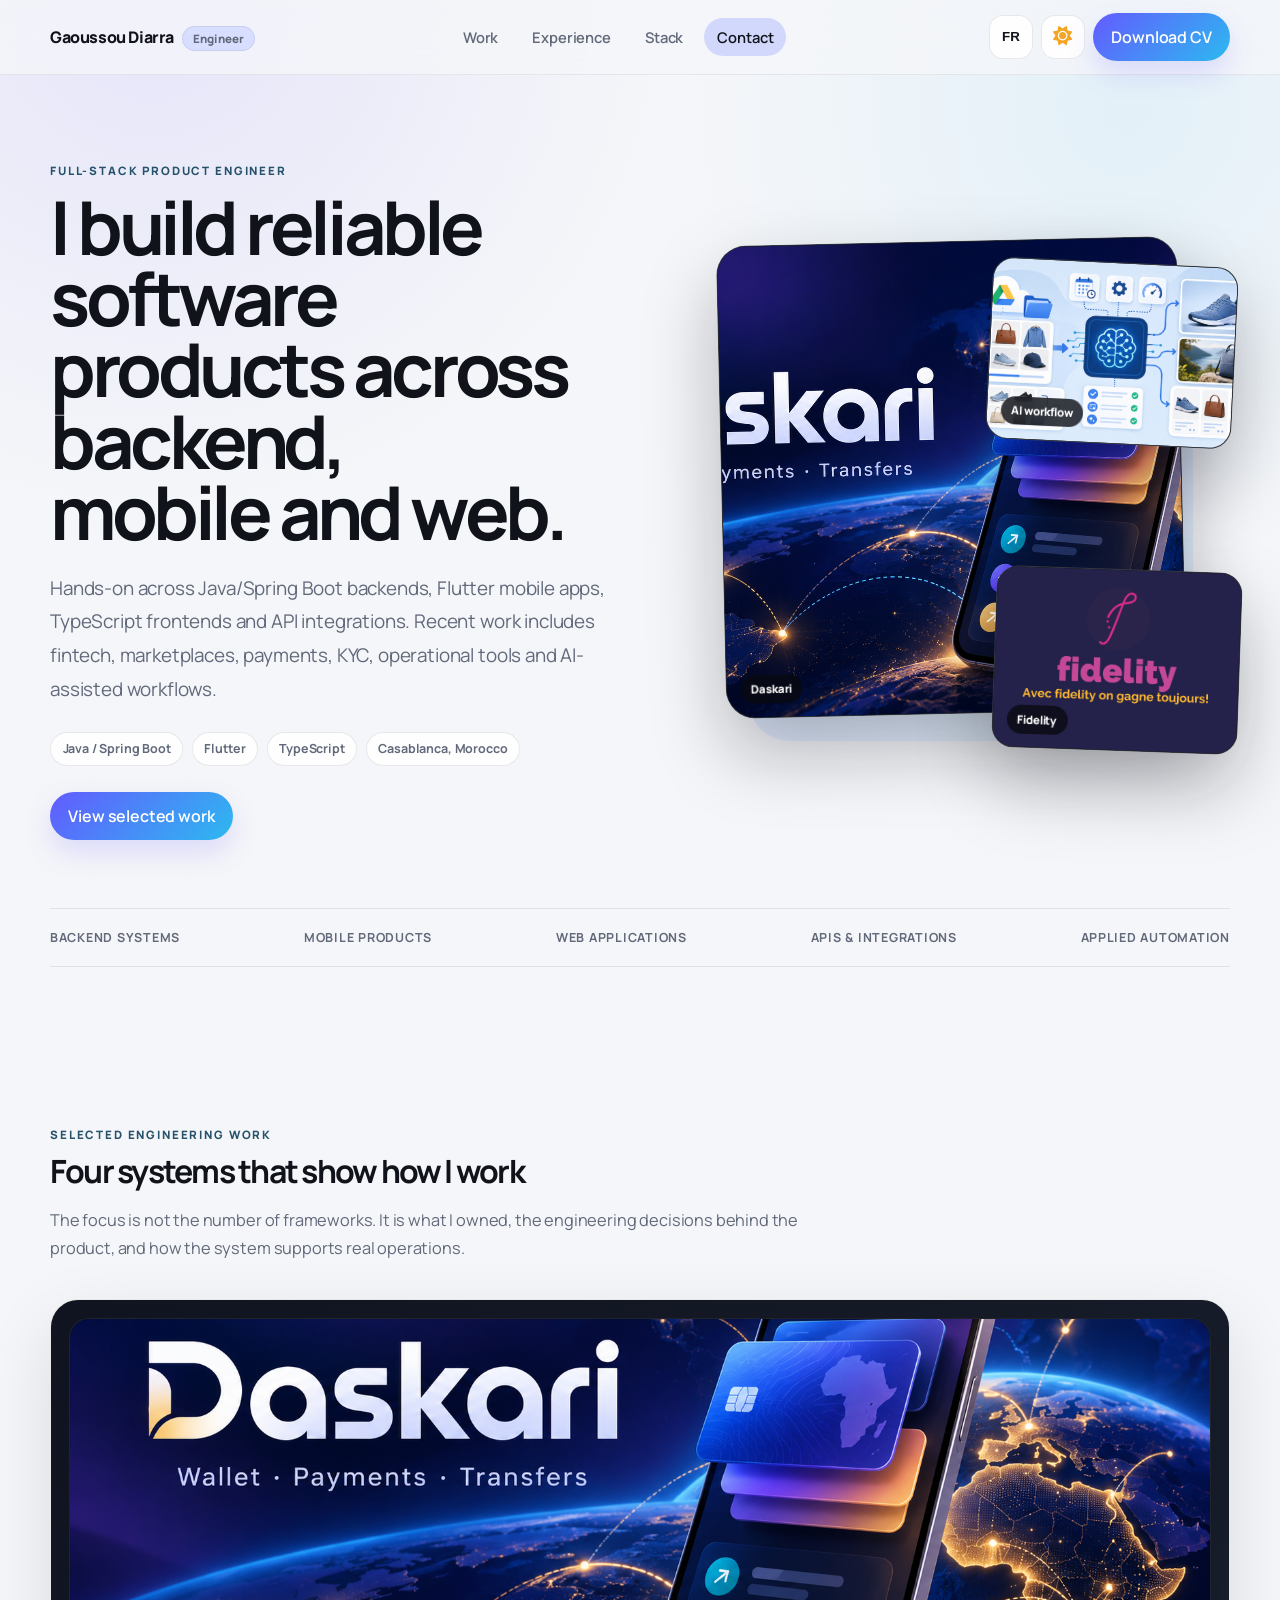
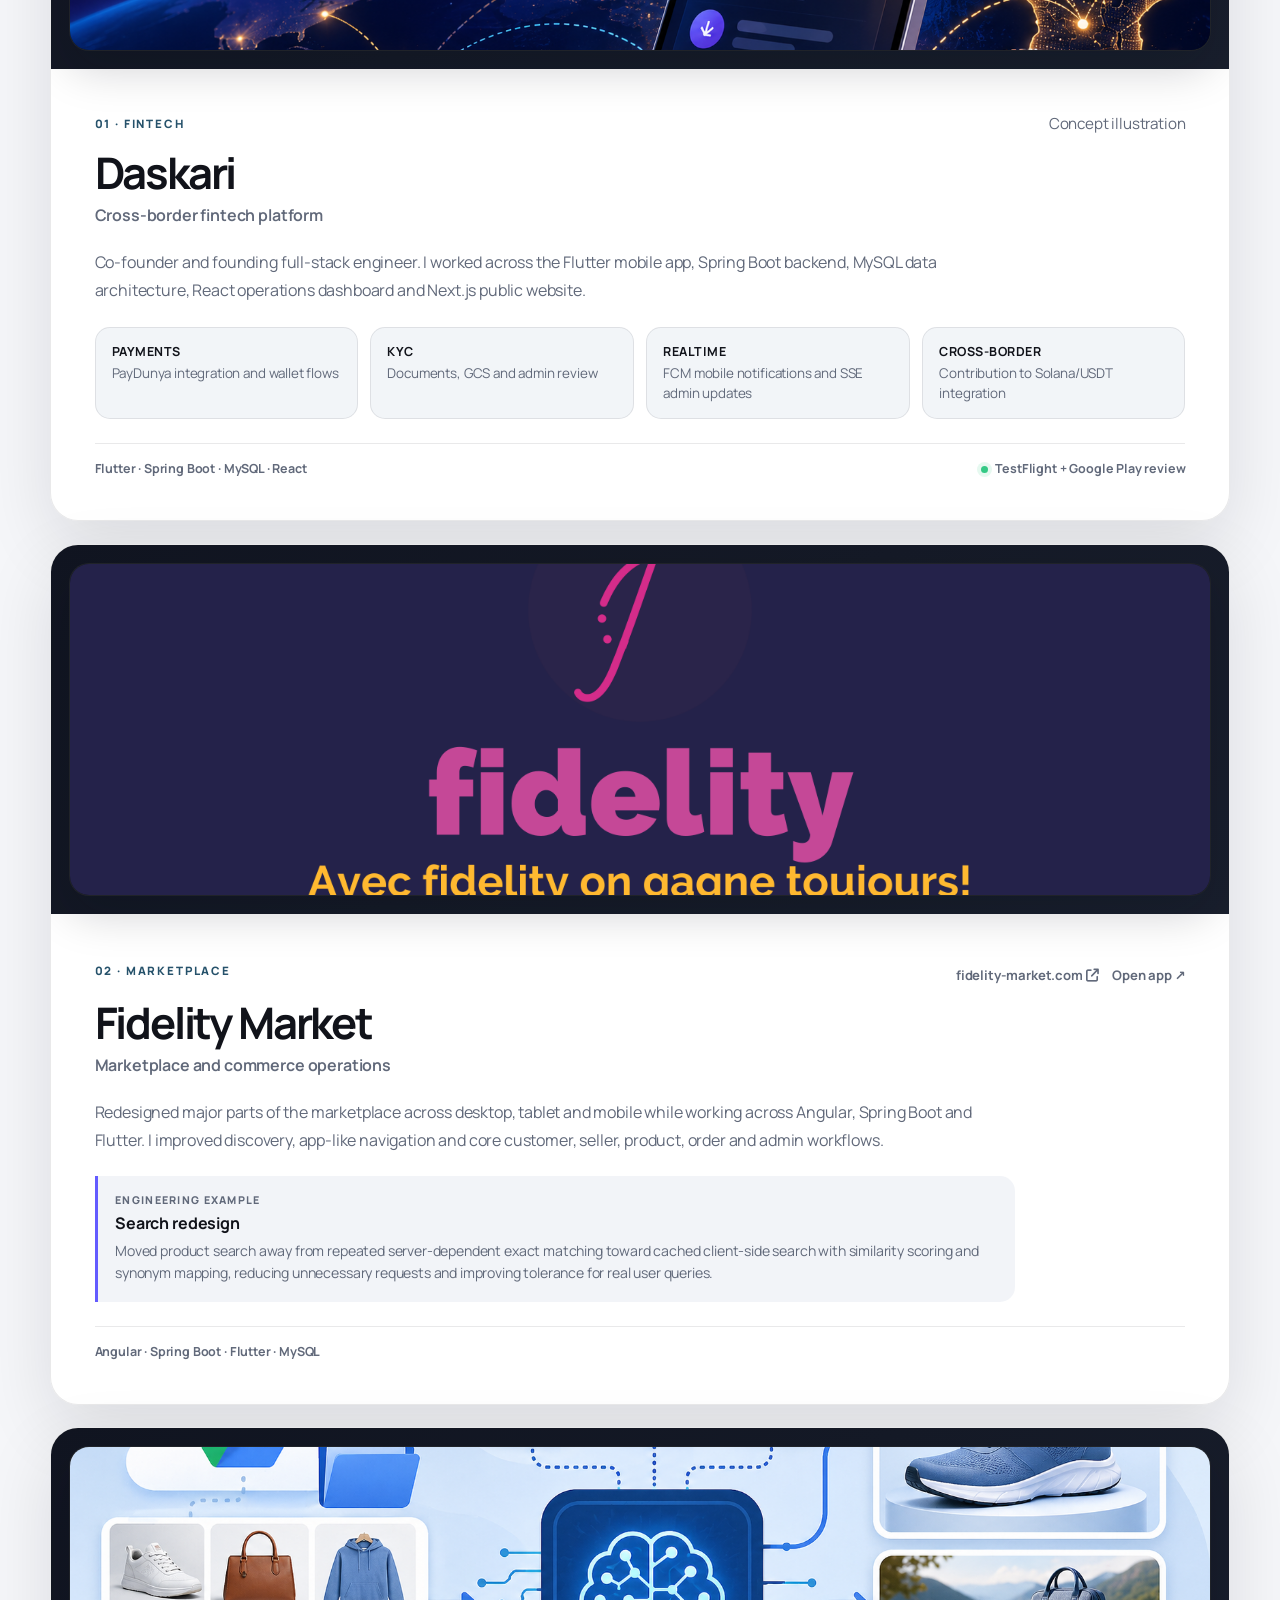
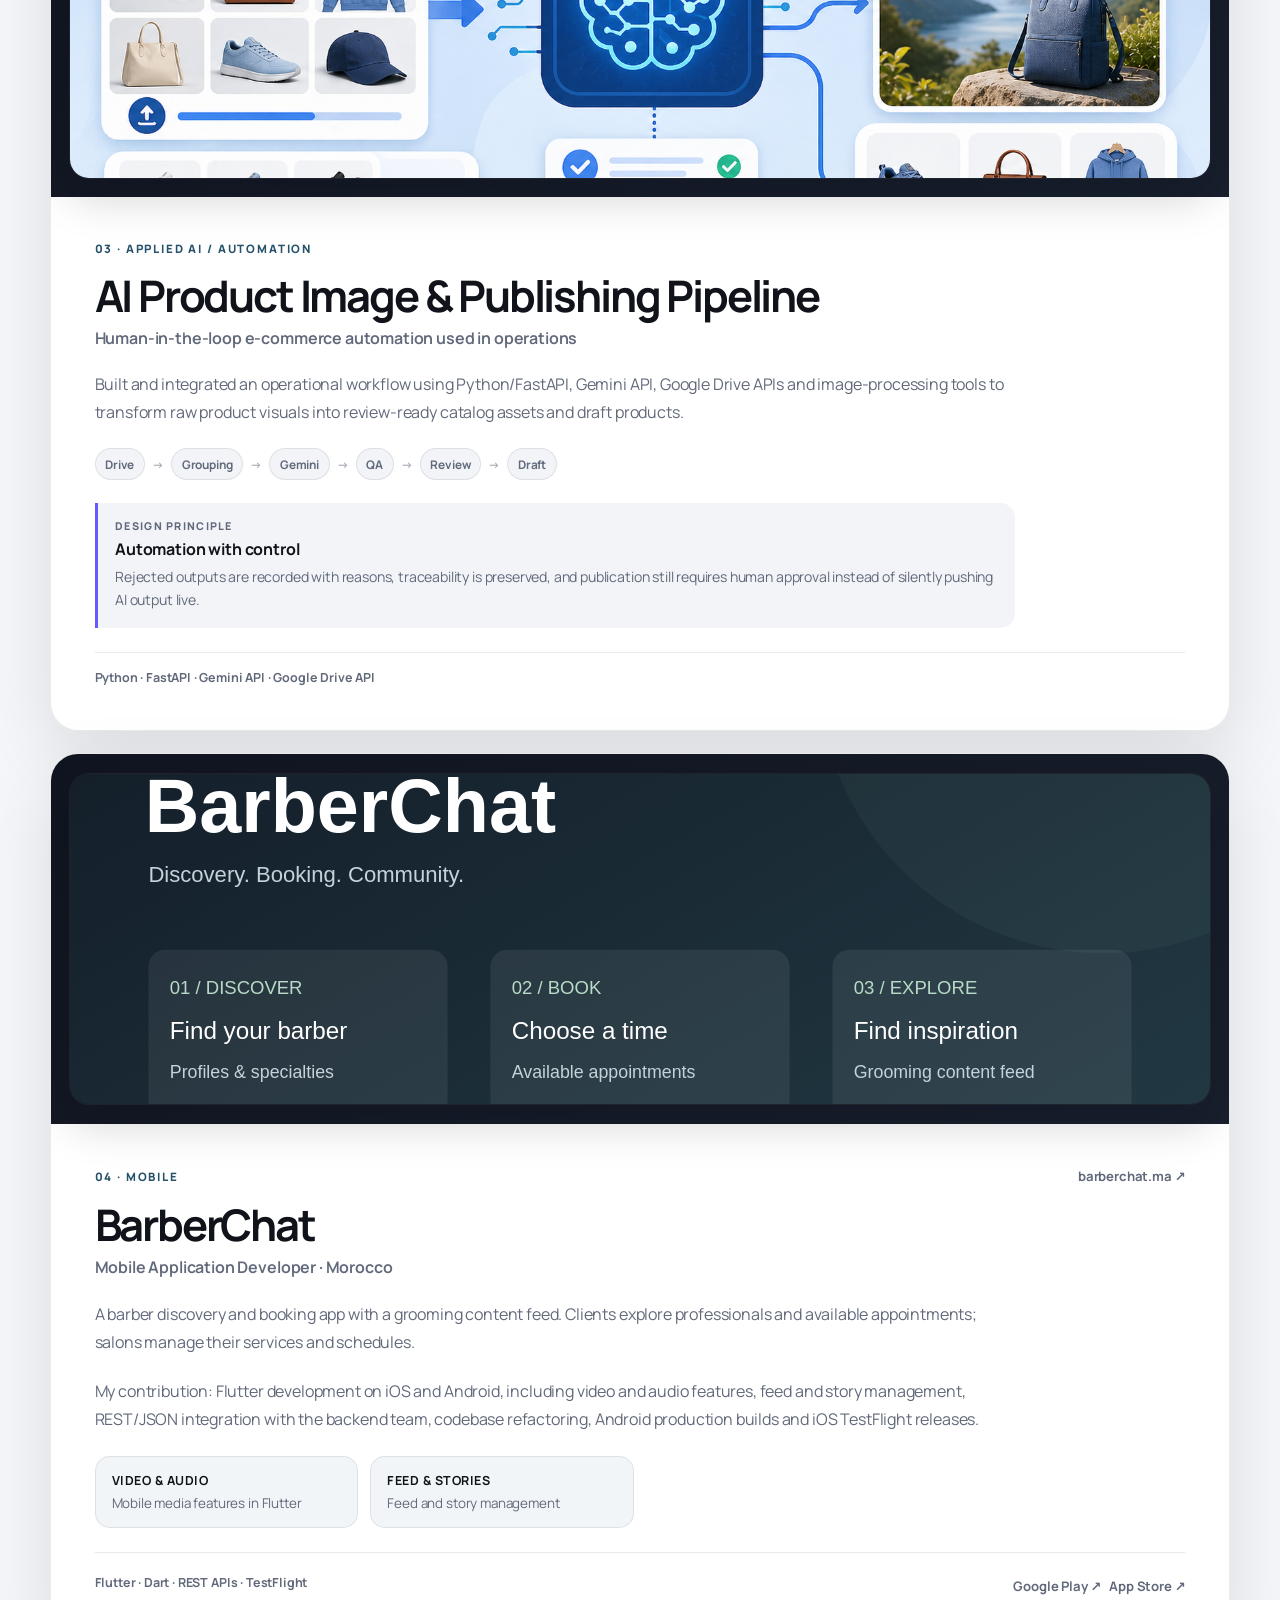
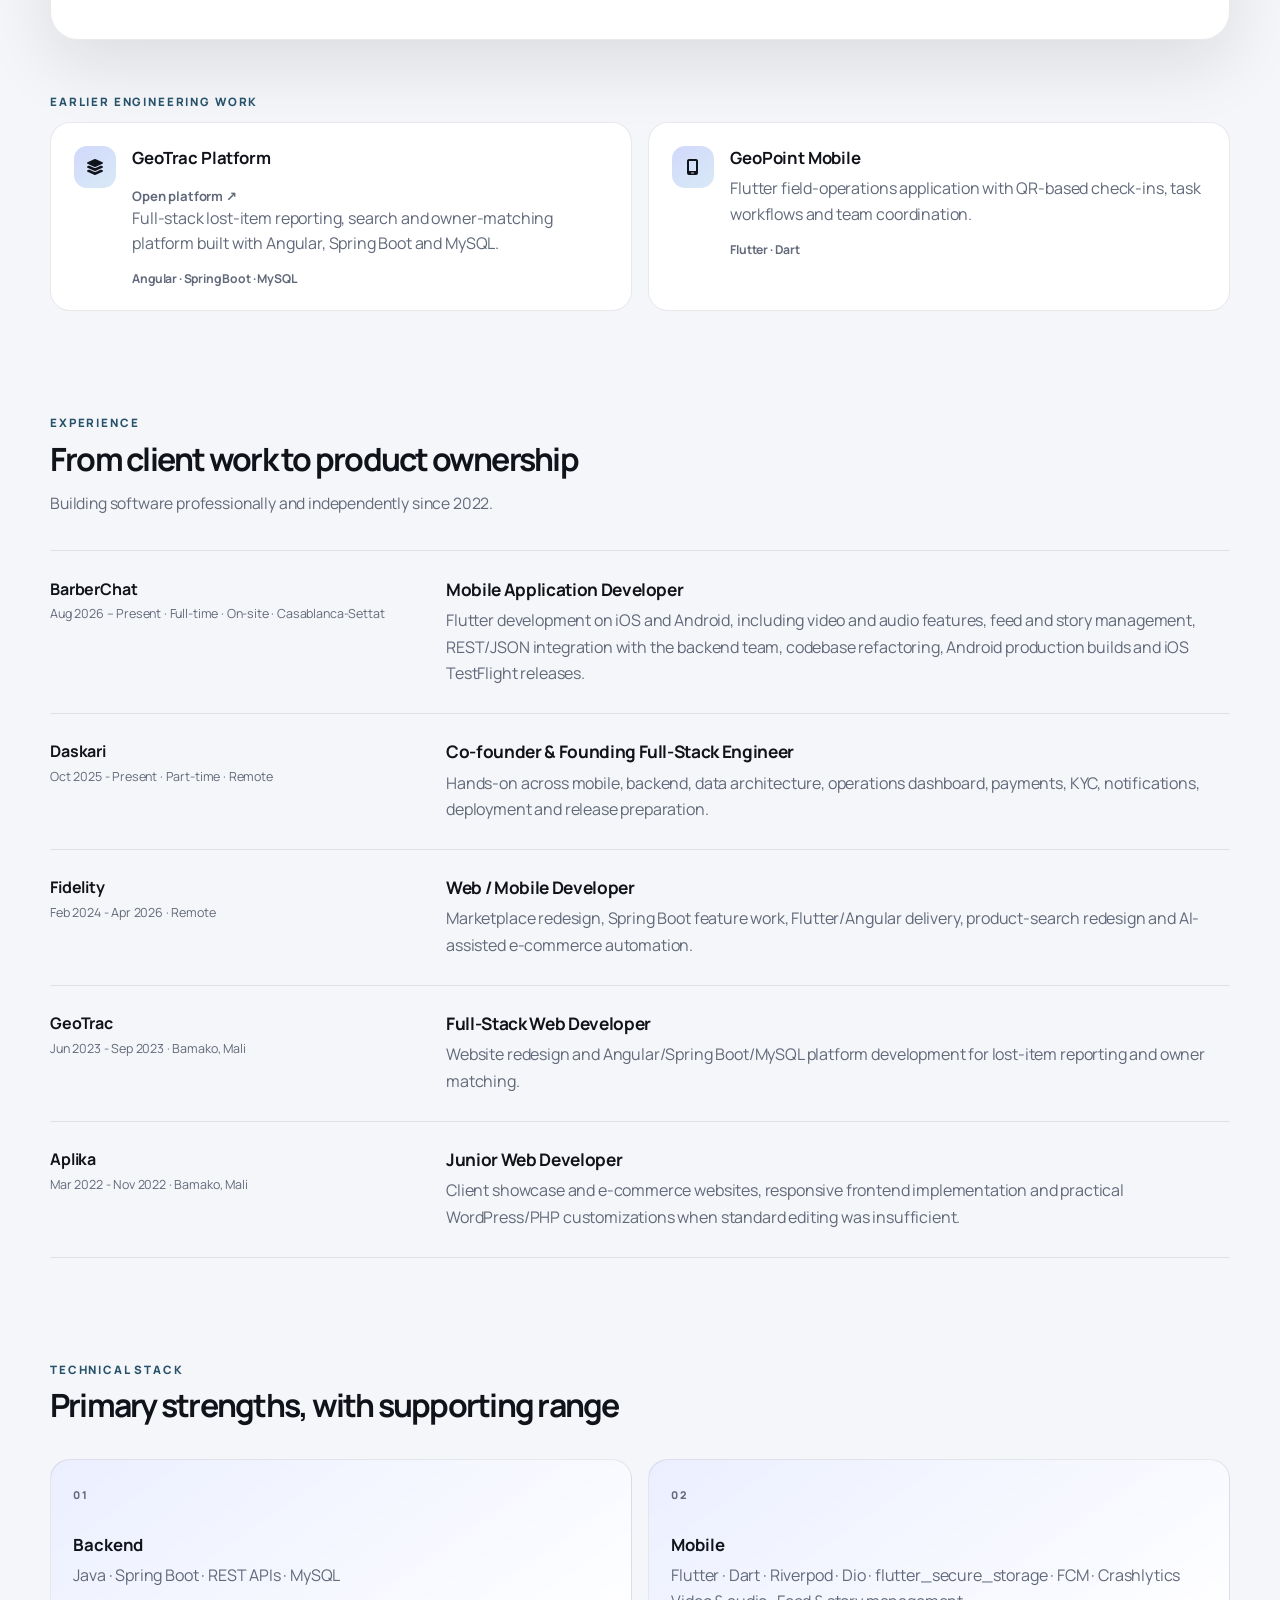
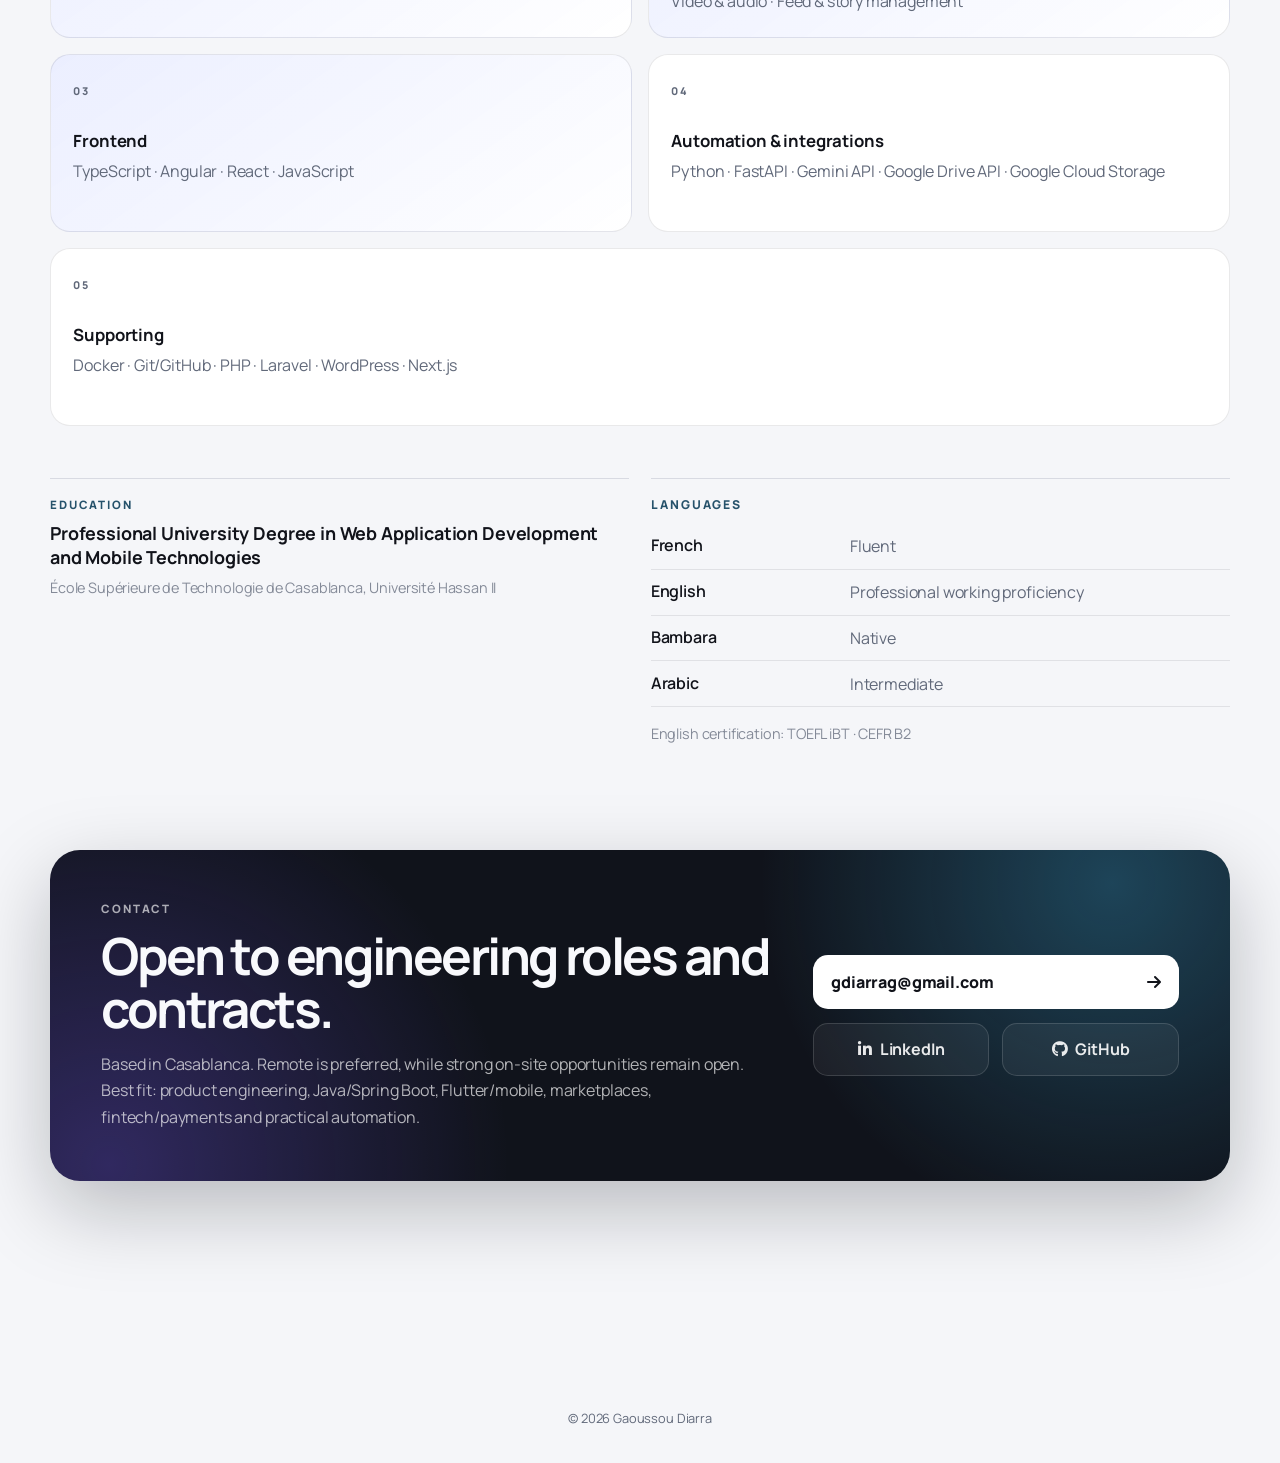
<file: index.html>
<!DOCTYPE html>
<html lang="en">
<head>
  <meta charset="utf-8" />
  <meta name="viewport" content="width=device-width, initial-scale=1" />
  <title>Gaoussou Diarra - Full-Stack Product Engineer</title>
  <meta name="description" content="Gaoussou Diarra is a full-stack product engineer building reliable backend, mobile and web products with Java/Spring Boot, Flutter and TypeScript." />
  <meta name="author" content="Gaoussou Diarra" />
  <meta name="robots" content="index,follow" />
  <link rel="canonical" href="https://gausst.github.io/gaston_portfolio/" />
  <meta property="og:type" content="profile" />
  <meta property="og:title" content="Gaoussou Diarra - Full-Stack Product Engineer" />
  <meta property="og:description" content="Reliable backend, mobile and web products across Java/Spring Boot, Flutter and TypeScript." />
  <meta property="og:url" content="https://gausst.github.io/gaston_portfolio/" />
  <meta name="color-scheme" content="light dark" />
  <link rel="preconnect" href="https://fonts.googleapis.com" />
  <link rel="preconnect" href="https://fonts.gstatic.com" crossorigin />
  <link href="https://fonts.googleapis.com/css2?family=Manrope:wght@400;500;600;700;800&display=swap" rel="stylesheet" />
  <link rel="stylesheet" href="styles.css" />
  <link rel="stylesheet" href="v2.css" />
  <link rel="stylesheet" href="https://cdn.jsdelivr.net/npm/@fortawesome/fontawesome-free@6.5.2/css/all.min.css" />
  <script type="application/ld+json">
  {
    "@context": "https://schema.org",
    "@type": "ProfilePage",
    "mainEntity": {
      "@type": "Person",
      "name": "Gaoussou Diarra",
      "jobTitle": "Full-Stack Product Engineer",
      "url": "https://gausst.github.io/gaston_portfolio/",
      "sameAs": [
        "https://www.linkedin.com/in/gaoussoudiarra",
        "https://github.com/GAUSST"
      ],
      "address": {
        "@type": "PostalAddress",
        "addressLocality": "Casablanca",
        "addressCountry": "MA"
      },
      "knowsAbout": [
        "Java", "Spring Boot", "REST APIs", "MySQL", "Flutter", "Dart",
        "TypeScript", "Angular", "React", "Python", "FastAPI", "Docker",
        "Fintech", "Payments", "KYC", "Marketplaces", "Applied AI automation"
      ]
    }
  }
  </script>
</head>
<body>
  <header class="nav" role="navigation" aria-label="Primary">
    <div class="container nav-inner">
      <a class="brand" href="#about">Gaoussou Diarra <span class="chip">Engineer</span></a>
      <nav class="nav-links">
        <a href="#work" data-en="Work" data-fr="Réalisations">Work</a>
        <a href="#experience" data-en="Experience" data-fr="Expérience">Experience</a>
        <a href="#skills" data-en="Stack" data-fr="Stack">Stack</a>
        <a href="#contact" data-en="Contact" data-fr="Contact">Contact</a>
      </nav>
      <div class="actions">
        <button class="btn secondary icon-btn" id="langToggle" type="button" aria-label="Switch language">FR</button>
        <button class="btn secondary icon-btn" id="themeToggle" aria-pressed="false" aria-label="Toggle theme" title="Toggle theme">
          <span class="visually-hidden">Toggle theme</span>
          <i class="fa-solid fa-sun sun" aria-hidden="true"></i>
          <i class="fa-solid fa-moon moon" aria-hidden="true"></i>
        </button>
        <a class="btn cv" id="cvDownload" href="assets/CV_A_FullStack_Product_Engineer.pdf" target="_blank" rel="noopener" data-en="Download CV" data-fr="Télécharger CV">Download CV</a>
      </div>
    </div>
  </header>

  <main>
    <section class="hero container" id="about">
      <div class="hero-grid">
        <div class="hero-copy reveal">
          <p class="eyebrow" data-en="FULL-STACK PRODUCT ENGINEER" data-fr="INGÉNIEUR PRODUIT FULL-STACK">FULL-STACK PRODUCT ENGINEER</p>
          <h1 class="hero-title" data-en="I build reliable software products across backend, mobile and web." data-fr="Je construis des produits logiciels fiables sur le backend, le mobile et le web.">I build reliable software products across backend, mobile and web.</h1>
          <p class="hero-lead" data-en="Hands-on across Java/Spring Boot backends, Flutter mobile apps, TypeScript frontends and API integrations. Recent work includes fintech, marketplaces, payments, KYC, operational tools and AI-assisted workflows." data-fr="Travail hands-on sur des backends Java/Spring Boot, des applications Flutter, des frontends TypeScript et des intégrations API. Mes travaux récents couvrent la fintech, les marketplaces, les paiements, le KYC, les outils opérationnels et les workflows assistés par IA.">Hands-on across Java/Spring Boot backends, Flutter mobile apps, TypeScript frontends and API integrations. Recent work includes fintech, marketplaces, payments, KYC, operational tools and AI-assisted workflows.</p>
          <div class="hero-meta">
            <span>Java / Spring Boot</span>
            <span>Flutter</span>
            <span>TypeScript</span>
            <span>Casablanca, Morocco</span>
          </div>
          <div class="hero-actions">
            <a class="btn" href="#work" data-en="View selected work" data-fr="Voir mes réalisations">View selected work</a>
          </div>
        </div>

        <div class="hero-showcase reveal" aria-label="Selected product previews">
          <div class="hero-shot hero-shot-main">
            <img src="assets/daskari.png" alt="Daskari fintech concept illustration" />
            <span>Daskari</span>
          </div>
          <div class="hero-shot hero-shot-small hero-shot-fidelity">
            <img src="assets/fidelity-site.png" alt="Fidelity marketplace preview" />
            <span>Fidelity</span>
          </div>
          <div class="hero-shot hero-shot-small hero-shot-ai">
            <img src="assets/image-pipeline.png" alt="AI publishing pipeline preview" />
            <span>AI workflow</span>
          </div>
        </div>
      </div>

      <div class="proof-rail reveal" aria-label="Engineering scope">
        <span data-en="Backend systems" data-fr="Systèmes backend">Backend systems</span>
        <span data-en="Mobile products" data-fr="Produits mobiles">Mobile products</span>
        <span data-en="Web applications" data-fr="Applications web">Web applications</span>
        <span data-en="APIs & integrations" data-fr="APIs & intégrations">APIs & integrations</span>
        <span data-en="Applied automation" data-fr="Automatisation appliquée">Applied automation</span>
      </div>
    </section>

    <section class="section container" id="work" aria-labelledby="work-title">
      <div class="section-heading reveal">
        <p class="eyebrow" data-en="SELECTED ENGINEERING WORK" data-fr="RÉALISATIONS TECHNIQUES SÉLECTIONNÉES">SELECTED ENGINEERING WORK</p>
        <h2 id="work-title" class="section-title" data-en="Four systems that show how I work" data-fr="Quatre systèmes qui montrent ma façon de travailler">Four systems that show how I work</h2>
        <p class="section-intro" data-en="The focus is not the number of frameworks. It is what I owned, the engineering decisions behind the product, and how the system supports real operations." data-fr="L’objectif n’est pas le nombre de frameworks. Je montre ce que j’ai pris en charge, les décisions d’ingénierie derrière le produit et la manière dont le système soutient des opérations réelles.">The focus is not the number of frameworks. It is what I owned, the engineering decisions behind the product, and how the system supports real operations.</p>
      </div>

      <article class="project-case reveal" id="daskari">
        <div class="project-visual">
          <div class="visual-frame">
            <img src="assets/daskari.png" alt="Daskari fintech concept illustration" loading="lazy" />
          </div>
        </div>
        <div class="project-copy">
          <div class="project-topline">
            <p class="case-kicker">01 · FINTECH</p>
            <span class="small" data-en="Concept illustration" data-fr="Illustration conceptuelle">Concept illustration</span>
          </div>
          <h3>Daskari</h3>
          <p class="case-subtitle" data-en="Cross-border fintech platform" data-fr="Plateforme fintech transfrontalière">Cross-border fintech platform</p>
          <p class="project-summary" data-en="Co-founder and founding full-stack engineer. I worked across the Flutter mobile app, Spring Boot backend, MySQL data architecture, React operations dashboard and Next.js public website." data-fr="Co-fondateur et ingénieur full-stack fondateur. J’ai travaillé sur l’application Flutter, le backend Spring Boot, l’architecture MySQL, le dashboard opérationnel React et le site public Next.js.">Co-founder and founding full-stack engineer. I worked across the Flutter mobile app, Spring Boot backend, MySQL data architecture, React operations dashboard and Next.js public website.</p>
          <div class="project-points">
            <div><strong data-en="Payments" data-fr="Paiements">Payments</strong><span data-en="PayDunya integration and wallet flows" data-fr="Intégration PayDunya et flux wallet">PayDunya integration and wallet flows</span></div>
            <div><strong>KYC</strong><span data-en="Documents, GCS and admin review" data-fr="Documents, GCS et revue admin">Documents, GCS and admin review</span></div>
            <div><strong data-en="Realtime" data-fr="Temps réel">Realtime</strong><span data-en="FCM mobile notifications and SSE admin updates" data-fr="Notifications FCM et mises à jour admin SSE">FCM mobile notifications and SSE admin updates</span></div>
            <div><strong data-en="Cross-border" data-fr="Transfrontalier">Cross-border</strong><span data-en="Contribution to Solana/USDT integration" data-fr="Contribution à l’intégration Solana/USDT">Contribution to Solana/USDT integration</span></div>
          </div>
          <div class="project-footerline">
            <span>Flutter · Spring Boot · MySQL · React</span>
            <span class="status-dot" data-en="TestFlight + Google Play review" data-fr="TestFlight + revue Google Play">TestFlight + Google Play review</span>
          </div>
        </div>
      </article>

      <article class="project-case project-case-reverse reveal" id="fidelity">
        <div class="project-visual">
          <div class="visual-frame">
            <img src="assets/fidelity-site.png" alt="Fidelity marketplace website interface" loading="lazy" />
          </div>
        </div>
        <div class="project-copy">
          <div class="project-topline">
            <p class="case-kicker">02 · MARKETPLACE</p>
            <a class="text-link" href="https://fidelity-market.com" target="_blank" rel="noopener">fidelity-market.com <i class="fa-solid fa-arrow-up-right-from-square" aria-hidden="true"></i></a>
          </div>
          <h3>Fidelity Market</h3>
          <p class="case-subtitle" data-en="Marketplace and commerce operations" data-fr="Marketplace et opérations commerce">Marketplace and commerce operations</p>
          <p class="project-summary" data-en="Redesigned major parts of the marketplace across desktop, tablet and mobile while working across Angular, Spring Boot and Flutter. I improved discovery, app-like navigation and core customer, seller, product, order and admin workflows." data-fr="Refonte de parties majeures de la marketplace sur desktop, tablette et mobile avec Angular, Spring Boot et Flutter. J’ai amélioré la découverte produit, la navigation type application et les principaux workflows client, vendeur, produit, commande et admin.">Redesigned major parts of the marketplace across desktop, tablet and mobile while working across Angular, Spring Boot and Flutter. I improved discovery, app-like navigation and core customer, seller, product, order and admin workflows.</p>
          <div class="decision-card">
            <span class="decision-label" data-en="ENGINEERING EXAMPLE" data-fr="EXEMPLE D’INGÉNIERIE">ENGINEERING EXAMPLE</span>
            <strong data-en="Search redesign" data-fr="Refonte de la recherche">Search redesign</strong>
            <p data-en="Moved product search away from repeated server-dependent exact matching toward cached client-side search with similarity scoring and synonym mapping, reducing unnecessary requests and improving tolerance for real user queries." data-fr="Évolution de la recherche depuis des correspondances exactes dépendantes du serveur vers une recherche côté client avec cache, score de similarité et mapping de synonymes, afin de réduire les requêtes inutiles et mieux tolérer les recherches réelles des utilisateurs.">Moved product search away from repeated server-dependent exact matching toward cached client-side search with similarity scoring and synonym mapping, reducing unnecessary requests and improving tolerance for real user queries.</p>
          </div>
          <div class="project-footerline">
            <span>Angular · Spring Boot · Flutter · MySQL</span>
          </div>
        </div>
      </article>

      <article class="project-case reveal" id="ai-pipeline">
        <div class="project-visual">
          <div class="visual-frame">
            <img src="assets/image-pipeline.png" alt="AI-assisted product image and publishing workflow" loading="lazy" />
          </div>
        </div>
        <div class="project-copy">
          <div class="project-topline">
            <p class="case-kicker">03 · APPLIED AI / AUTOMATION</p>
          </div>
          <h3>AI Product Image & Publishing Pipeline</h3>
          <p class="case-subtitle" data-en="Human-in-the-loop e-commerce automation used in operations" data-fr="Automatisation e-commerce avec validation humaine utilisée en opérations">Human-in-the-loop e-commerce automation used in operations</p>
          <p class="project-summary" data-en="Built and integrated an operational workflow using Python/FastAPI, Gemini API, Google Drive APIs and image-processing tools to transform raw product visuals into review-ready catalog assets and draft products." data-fr="Construction et intégration d’un workflow opérationnel avec Python/FastAPI, Gemini API, APIs Google Drive et outils de traitement d’image pour transformer des visuels bruts en assets catalogue prêts à être revus et en produits brouillons.">Built and integrated an operational workflow using Python/FastAPI, Gemini API, Google Drive APIs and image-processing tools to transform raw product visuals into review-ready catalog assets and draft products.</p>
          <div class="pipeline-premium" aria-label="AI publishing workflow">
            <span>Drive</span><i>→</i><span>Grouping</span><i>→</i><span>Gemini</span><i>→</i><span>QA</span><i>→</i><span>Review</span><i>→</i><span>Draft</span>
          </div>
          <div class="decision-card">
            <span class="decision-label" data-en="DESIGN PRINCIPLE" data-fr="PRINCIPE DE CONCEPTION">DESIGN PRINCIPLE</span>
            <strong data-en="Automation with control" data-fr="Automatisation avec contrôle">Automation with control</strong>
            <p data-en="Rejected outputs are recorded with reasons, traceability is preserved, and publication still requires human approval instead of silently pushing AI output live." data-fr="Les sorties rejetées sont enregistrées avec leurs motifs, la traçabilité est conservée et la publication nécessite toujours une validation humaine au lieu de mettre automatiquement les sorties IA en ligne.">Rejected outputs are recorded with reasons, traceability is preserved, and publication still requires human approval instead of silently pushing AI output live.</p>
          </div>
          <div class="project-footerline">
            <span>Python · FastAPI · Gemini API · Google Drive API</span>
          </div>
        </div>
      </article>

<article class="project-case reveal" id="barberchat"><div class="project-visual"><div class="visual-frame"><img src="assets/barberchat.svg" alt="BarberChat product overview" loading="lazy" /></div></div><div class="project-copy"><div class="project-topline"><p class="case-kicker">04 · MOBILE</p><a class="text-link" href="https://barberchat.ma/" target="_blank" rel="noopener">barberchat.ma ↗</a></div><h3>BarberChat</h3><p class="case-subtitle" data-en="Mobile Application Developer · Morocco" data-fr="Développeur mobile · Maroc">Mobile Application Developer · Morocco</p><p class="project-summary" data-en="A barber discovery and booking app with a grooming content feed. Clients explore professionals and available appointments; salons manage their services and schedules." data-fr="Application de découverte de barbiers et de réservation avec un fil de contenu coiffure. Les clients consultent les professionnels et créneaux ; les salons gèrent leurs services et agendas.">A barber discovery and booking app with a grooming content feed. Clients explore professionals and available appointments; salons manage their services and schedules.</p><p class="project-summary" data-en="My contribution: Flutter development on iOS and Android, including video and audio features, feed and story management, REST/JSON integration with the backend team, codebase refactoring, Android production builds and iOS TestFlight releases." data-fr="Ma contribution : développement Flutter iOS et Android, fonctionnalités vidéo et audio, gestion du fil d’actualité et des stories, intégration REST/JSON avec l’équipe backend, restructuration du code, builds Android de production et versions iOS TestFlight.">My contribution: Flutter development on iOS and Android, including video and audio features, feed and story management, REST/JSON integration with the backend team, codebase refactoring, Android production builds and iOS TestFlight releases.</p><div class="project-points">
  <div><strong data-en="Video &amp; audio" data-fr="Vidéo et audio">Video &amp; audio</strong><span data-en="Mobile media features in Flutter" data-fr="Fonctionnalités média mobiles avec Flutter">Mobile media features in Flutter</span></div>
  <div><strong data-en="Feed &amp; stories" data-fr="Fil d’actualité et stories">Feed &amp; stories</strong><span data-en="Feed and story management" data-fr="Gestion du fil d’actualité et des stories">Feed and story management</span></div>
</div><div class="project-footerline"><span>Flutter · Dart · REST APIs · TestFlight</span><div class="project-links"><a class="text-link" href="https://play.google.com/store/apps/details?id=com.barberchat.maroc" target="_blank" rel="noopener">Google Play ↗</a><a class="text-link" href="https://apps.apple.com/app/barberchat/id6753978951" target="_blank" rel="noopener">App Store ↗</a></div></div></div></article>
      <div class="earlier-heading reveal">
        <p class="eyebrow" data-en="EARLIER ENGINEERING WORK" data-fr="TRAVAUX TECHNIQUES ANTÉRIEURS">EARLIER ENGINEERING WORK</p>
      </div>
      <div class="earlier-work">
        <article class="earlier-card reveal">
          <div class="earlier-icon"><i class="fa-solid fa-layer-group" aria-hidden="true"></i></div>
          <div>
            <h3>GeoTrac Platform</h3>
            <p data-en="Full-stack lost-item reporting, search and owner-matching platform built with Angular, Spring Boot and MySQL." data-fr="Plateforme full-stack de signalement d’objets perdus, recherche et matching propriétaire construite avec Angular, Spring Boot et MySQL.">Full-stack lost-item reporting, search and owner-matching platform built with Angular, Spring Boot and MySQL.</p>
            <span>Angular · Spring Boot · MySQL</span>
          </div>
        </article>
        <article class="earlier-card reveal">
          <div class="earlier-icon"><i class="fa-solid fa-mobile-screen" aria-hidden="true"></i></div>
          <div>
            <h3>GeoPoint Mobile</h3>
            <p data-en="Flutter field-operations application with QR-based check-ins, task workflows and team coordination." data-fr="Application Flutter pour opérations terrain avec pointages QR, workflows de tâches et coordination d’équipe.">Flutter field-operations application with QR-based check-ins, task workflows and team coordination.</p>
            <span>Flutter · Dart</span>
          </div>
        </article>
      </div>
    </section>

    <section class="section container" id="experience">
      <div class="section-heading reveal">
        <p class="eyebrow" data-en="EXPERIENCE" data-fr="EXPÉRIENCE">EXPERIENCE</p>
        <h2 class="section-title" data-en="From client work to product ownership" data-fr="Du travail client à la prise en charge produit">From client work to product ownership</h2>
      </div>
      <div class="experience-list"><article class="experience-row reveal"><div class="experience-company"><strong>BarberChat</strong><span class="" data-en="Aug 2026 – Present · Full-time · On-site · Casablanca-Settat" data-fr="Août 2026 – Présent · Temps plein · Sur site · Casablanca-Settat">Aug 2026 – Present · Full-time · On-site · Casablanca-Settat</span></div><div class="experience-detail"><h3 class="" data-en="Mobile Application Developer" data-fr="Développeur mobile">Mobile Application Developer</h3><p class="" data-en="Flutter development on iOS and Android, including video and audio features, feed and story management, REST/JSON integration with the backend team, codebase refactoring, Android production builds and iOS TestFlight releases." data-fr="développement Flutter iOS et Android, fonctionnalités vidéo et audio, gestion du fil d’actualité et des stories, intégration REST/JSON avec l’équipe backend, restructuration du code, builds Android de production et versions iOS TestFlight.">Flutter development on iOS and Android, including video and audio features, feed and story management, REST/JSON integration with the backend team, codebase refactoring, Android production builds and iOS TestFlight releases.</p></div></article>
        <article class="experience-row reveal">
          <div class="experience-company"><strong>Daskari</strong><span>Oct 2025 - Present · Part-time · Remote</span></div>
          <div class="experience-detail"><h3 data-en="Co-founder & Founding Full-Stack Engineer" data-fr="Co-fondateur & Ingénieur Full-Stack Fondateur">Co-founder & Founding Full-Stack Engineer</h3><p data-en="Hands-on across mobile, backend, data architecture, operations dashboard, payments, KYC, notifications, deployment and release preparation." data-fr="Travail hands-on sur mobile, backend, architecture de données, dashboard opérationnel, paiements, KYC, notifications, déploiement et préparation des releases.">Hands-on across mobile, backend, data architecture, operations dashboard, payments, KYC, notifications, deployment and release preparation.</p></div>
        </article>
        <article class="experience-row reveal">
          <div class="experience-company"><strong>Fidelity</strong><span>Feb 2024 - Apr 2026 · Remote</span></div>
          <div class="experience-detail"><h3 data-en="Web / Mobile Developer" data-fr="Développeur Web / Mobile">Web / Mobile Developer</h3><p data-en="Marketplace redesign, Spring Boot feature work, Flutter/Angular delivery, product-search redesign and AI-assisted e-commerce automation." data-fr="Refonte marketplace, fonctionnalités Spring Boot, livraison Flutter/Angular, refonte de la recherche produit et automatisation e-commerce assistée par IA.">Marketplace redesign, Spring Boot feature work, Flutter/Angular delivery, product-search redesign and AI-assisted e-commerce automation.</p></div>
        </article>
        <article class="experience-row reveal">
          <div class="experience-company"><strong>GeoTrac</strong><span>Jun 2023 - Sep 2023 · Bamako, Mali</span></div>
          <div class="experience-detail"><h3 data-en="Full-Stack Web Developer" data-fr="Développeur Web Full-Stack">Full-Stack Web Developer</h3><p data-en="Website redesign and Angular/Spring Boot/MySQL platform development for lost-item reporting and owner matching." data-fr="Refonte de site et développement d’une plateforme Angular/Spring Boot/MySQL pour signalement d’objets perdus et matching propriétaire.">Website redesign and Angular/Spring Boot/MySQL platform development for lost-item reporting and owner matching.</p></div>
        </article>
        <article class="experience-row reveal">
          <div class="experience-company"><strong>Aplika</strong><span>Mar 2022 - Nov 2022 · Bamako, Mali</span></div>
          <div class="experience-detail"><h3 data-en="Junior Web Developer" data-fr="Développeur Web Junior">Junior Web Developer</h3><p data-en="Client showcase and e-commerce websites, responsive frontend implementation and practical WordPress/PHP customizations when standard editing was insufficient." data-fr="Sites vitrines et e-commerce clients, intégration frontend responsive et personnalisations WordPress/PHP lorsque l’édition standard ne suffisait pas.">Client showcase and e-commerce websites, responsive frontend implementation and practical WordPress/PHP customizations when standard editing was insufficient.</p></div>
        </article>
      </div>
    </section>

    <section class="section container" id="skills">
      <div class="section-heading reveal">
        <p class="eyebrow" data-en="TECHNICAL STACK" data-fr="STACK TECHNIQUE">TECHNICAL STACK</p>
        <h2 class="section-title" data-en="Primary strengths, with supporting range" data-fr="Forces principales, avec une expérience complémentaire">Primary strengths, with supporting range</h2>
      </div>
      <div class="stack-grid">
        <article class="stack-card core reveal"><span class="stack-index">01</span><h3>Backend</h3><p>Java · Spring Boot · REST APIs · MySQL</p></article>
        <article class="stack-card core reveal"><span class="stack-index">02</span><h3>Mobile</h3><p>Flutter · Dart · Riverpod · Dio · flutter_secure_storage · FCM · Crashlytics</p><p data-en="Video &amp; audio · Feed &amp; story management" data-fr="Vidéo et audio · Gestion du fil d’actualité et des stories">Video &amp; audio · Feed &amp; story management</p></article>
        <article class="stack-card core reveal"><span class="stack-index">03</span><h3>Frontend</h3><p>TypeScript · Angular · React · JavaScript</p></article>
        <article class="stack-card reveal"><span class="stack-index">04</span><h3 data-en="Automation & integrations" data-fr="Automatisation & intégrations">Automation & integrations</h3><p>Python · FastAPI · Gemini API · Google Drive API · Google Cloud Storage</p></article>
        <article class="stack-card reveal"><span class="stack-index">05</span><h3 data-en="Supporting" data-fr="Complémentaire">Supporting</h3><p>Docker · Git/GitHub · PHP · Laravel · WordPress · Next.js</p></article>
      </div>
    </section>

    <section class="section container credentials-section">
      <div class="credential-card reveal">
        <p class="eyebrow" data-en="EDUCATION" data-fr="FORMATION">EDUCATION</p>
        <h3 data-en="Professional University Degree in Web Application Development and Mobile Technologies" data-fr="Licence Professionnelle - Développement des Applications Web et Technologies Mobiles">Professional University Degree in Web Application Development and Mobile Technologies</h3>
        <p>École Supérieure de Technologie de Casablanca, Université Hassan II</p>
      </div>
      <div class="credential-card language-card reveal" aria-labelledby="languages-title">
        <h3 id="languages-title" class="eyebrow" data-en="LANGUAGES" data-fr="LANGUES">LANGUAGES</h3>
        <dl class="language-list">
          <div><dt data-en="French" data-fr="Français">French</dt><dd data-en="Fluent" data-fr="Courant">Fluent</dd></div>
          <div><dt data-en="English" data-fr="Anglais">English</dt><dd data-en="Professional working proficiency" data-fr="Niveau professionnel">Professional working proficiency</dd></div>
          <div><dt>Bambara</dt><dd data-en="Native" data-fr="Langue maternelle">Native</dd></div>
          <div><dt data-en="Arabic" data-fr="Arabe">Arabic</dt><dd data-en="Intermediate" data-fr="Intermédiaire">Intermediate</dd></div>
        </dl>
        <p class="language-note" data-en="English certification: TOEFL iBT · CEFR B2" data-fr="Certification d’anglais : TOEFL iBT · CECR B2">English certification: TOEFL iBT · CEFR B2</p>
      </div>
    </section>

    <section class="section container" id="contact">
      <div class="contact-premium reveal">
        <div class="contact-copy">
          <p class="eyebrow" data-en="CONTACT" data-fr="CONTACT">CONTACT</p>
          <h2 data-en="Open to remote engineering roles and contracts." data-fr="Ouvert aux postes d’ingénierie à distance et aux contrats.">Open to remote engineering roles and contracts.</h2>
          <p data-en="Best fit: product engineering, Java/Spring Boot, Flutter/mobile, marketplaces, fintech/payments and practical automation." data-fr="Meilleur fit : product engineering, Java/Spring Boot, Flutter/mobile, marketplaces, fintech/paiements et automatisation pratique.">Best fit: product engineering, Java/Spring Boot, Flutter/mobile, marketplaces, fintech/payments and practical automation.</p>
        </div>
        <div class="contact-actions">
          <a class="contact-primary" href="mailto:gdiarrag@gmail.com">gdiarrag@gmail.com <i class="fa-solid fa-arrow-right" aria-hidden="true"></i></a>
          <div class="contact-secondary-row">
            <a href="https://www.linkedin.com/in/gaoussoudiarra" target="_blank" rel="noopener"><i class="fa-brands fa-linkedin-in" aria-hidden="true"></i> LinkedIn</a>
            <a href="https://github.com/GAUSST" target="_blank" rel="noopener"><i class="fa-brands fa-github" aria-hidden="true"></i> GitHub</a>
          </div>
        </div>
      </div>
    </section>
  </main>

  <footer class="footer container">
    <div>© <span id="year">2026</span> Gaoussou Diarra</div>
  </footer>
  <script type="module" src="js/main.js"></script>
</body>
</html>
</file>
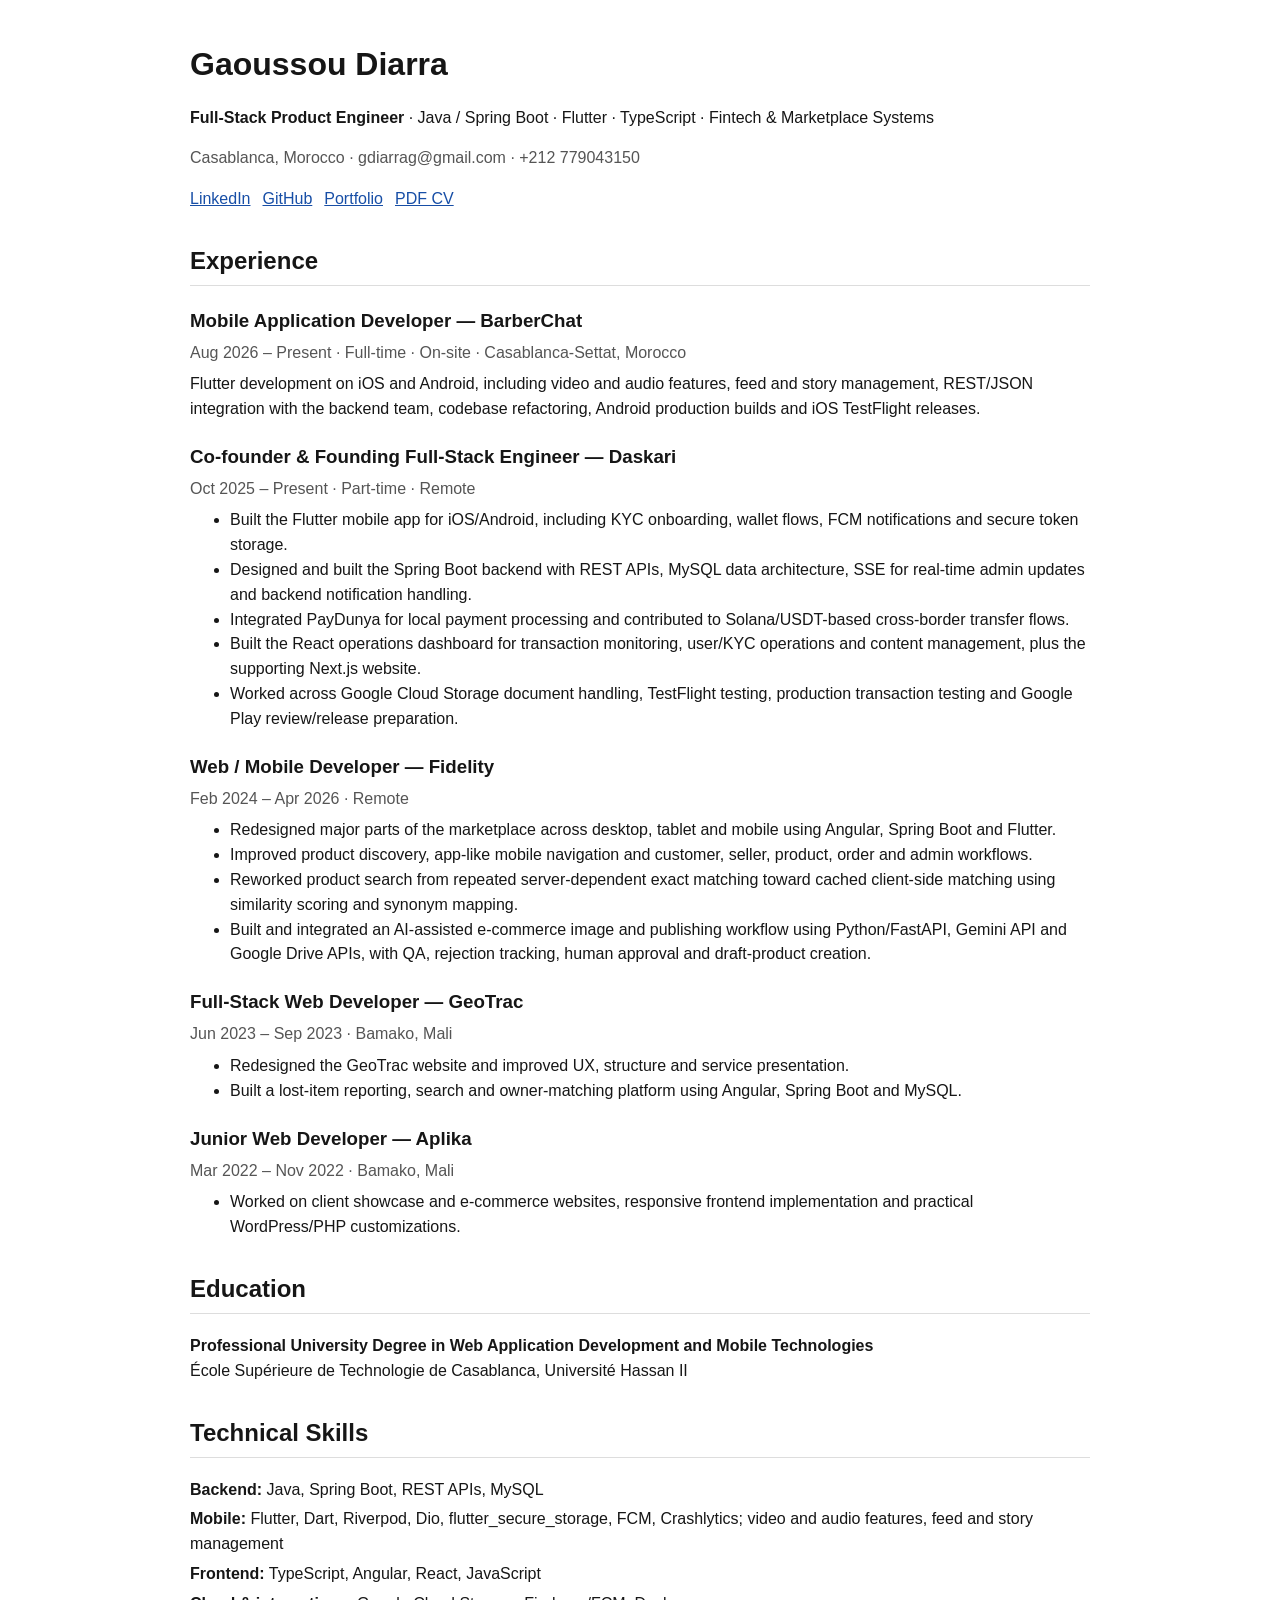
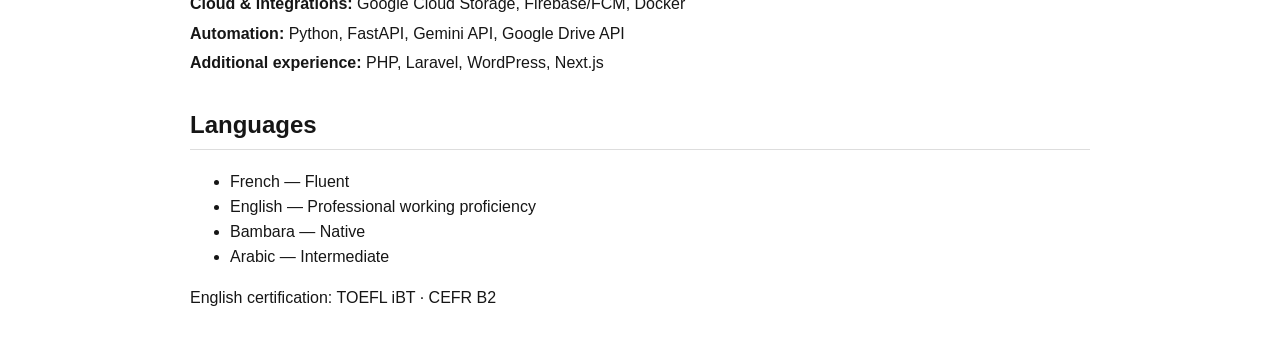
<file: resume.html>
<!DOCTYPE html>
<html lang="en">
<head>
  <meta charset="utf-8" />
  <meta name="viewport" content="width=device-width, initial-scale=1" />
  <title>Gaoussou Diarra — Resume</title>
  <meta name="description" content="HTML resume for Gaoussou Diarra, Full-Stack Product Engineer." />
  <meta name="robots" content="index,follow" />
  <link rel="canonical" href="https://gausst.github.io/gaston_portfolio/resume.html" />
  <style>
    body{font-family:Arial,sans-serif;max-width:900px;margin:40px auto;padding:0 22px;color:#161616;line-height:1.55}h1{margin-bottom:4px}h2{margin-top:30px;border-bottom:1px solid #ddd;padding-bottom:6px}h3{margin-bottom:3px}.meta{color:#555}.job{margin:20px 0}.job p{margin:6px 0}ul{margin-top:7px}a{color:#174ea6}header{margin-bottom:28px}.links{display:flex;gap:12px;flex-wrap:wrap}.skills p{margin:5px 0}@media print{body{margin:0;max-width:none}.no-print{display:none}}
  </style>
</head>
<body>
<header>
  <h1>Gaoussou Diarra</h1>
  <p><strong>Full-Stack Product Engineer</strong> · Java / Spring Boot · Flutter · TypeScript · Fintech & Marketplace Systems</p>
  <p class="meta">Casablanca, Morocco · gdiarrag@gmail.com · +212 779043150</p>
  <div class="links">
    <a href="https://www.linkedin.com/in/gaoussoudiarra">LinkedIn</a>
    <a href="https://github.com/GAUSST">GitHub</a>
    <a href="https://gausst.github.io/gaston_portfolio/">Portfolio</a>
    <a class="no-print" href="assets/CV_A_FullStack_Product_Engineer.pdf">PDF CV</a>
  </div>
</header>

<section>
  <h2>Experience</h2><article class="job"><h3>Mobile Application Developer — BarberChat</h3><p class="meta">Aug 2026 – Present · Full-time · On-site · Casablanca-Settat, Morocco</p><p>Flutter development on iOS and Android, including video and audio features, feed and story management, REST/JSON integration with the backend team, codebase refactoring, Android production builds and iOS TestFlight releases.</p></article>
  <article class="job">
    <h3>Co-founder & Founding Full-Stack Engineer — Daskari</h3>
    <p class="meta">Oct 2025 – Present · Part-time · Remote</p>
    <ul>
      <li>Built the Flutter mobile app for iOS/Android, including KYC onboarding, wallet flows, FCM notifications and secure token storage.</li>
      <li>Designed and built the Spring Boot backend with REST APIs, MySQL data architecture, SSE for real-time admin updates and backend notification handling.</li>
      <li>Integrated PayDunya for local payment processing and contributed to Solana/USDT-based cross-border transfer flows.</li>
      <li>Built the React operations dashboard for transaction monitoring, user/KYC operations and content management, plus the supporting Next.js website.</li>
      <li>Worked across Google Cloud Storage document handling, TestFlight testing, production transaction testing and Google Play review/release preparation.</li>
    </ul>
  </article>

  <article class="job">
    <h3>Web / Mobile Developer — Fidelity</h3>
    <p class="meta">Feb 2024 – Apr 2026 · Remote</p>
    <ul>
      <li>Redesigned major parts of the marketplace across desktop, tablet and mobile using Angular, Spring Boot and Flutter.</li>
      <li>Improved product discovery, app-like mobile navigation and customer, seller, product, order and admin workflows.</li>
      <li>Reworked product search from repeated server-dependent exact matching toward cached client-side matching using similarity scoring and synonym mapping.</li>
      <li>Built and integrated an AI-assisted e-commerce image and publishing workflow using Python/FastAPI, Gemini API and Google Drive APIs, with QA, rejection tracking, human approval and draft-product creation.</li>
    </ul>
  </article>

  <article class="job">
    <h3>Full-Stack Web Developer — GeoTrac</h3>
    <p class="meta">Jun 2023 – Sep 2023 · Bamako, Mali</p>
    <ul>
      <li>Redesigned the GeoTrac website and improved UX, structure and service presentation.</li>
      <li>Built a lost-item reporting, search and owner-matching platform using Angular, Spring Boot and MySQL.</li>
    </ul>
  </article>

  <article class="job">
    <h3>Junior Web Developer — Aplika</h3>
    <p class="meta">Mar 2022 – Nov 2022 · Bamako, Mali</p>
    <ul>
      <li>Worked on client showcase and e-commerce websites, responsive frontend implementation and practical WordPress/PHP customizations.</li>
    </ul>
  </article>
</section>

<section>
  <h2>Education</h2>
  <p><strong>Professional University Degree in Web Application Development and Mobile Technologies</strong><br />École Supérieure de Technologie de Casablanca, Université Hassan II</p>
</section>

<section class="skills">
  <h2>Technical Skills</h2>
  <p><strong>Backend:</strong> Java, Spring Boot, REST APIs, MySQL</p>
  <p><strong>Mobile:</strong> Flutter, Dart, Riverpod, Dio, flutter_secure_storage, FCM, Crashlytics; video and audio features, feed and story management</p>
  <p><strong>Frontend:</strong> TypeScript, Angular, React, JavaScript</p>
  <p><strong>Cloud & integrations:</strong> Google Cloud Storage, Firebase/FCM, Docker</p>
  <p><strong>Automation:</strong> Python, FastAPI, Gemini API, Google Drive API</p>
  <p><strong>Additional experience:</strong> PHP, Laravel, WordPress, Next.js</p>
</section>

<section>
  <h2>Languages</h2>
  <ul><li>French — Fluent</li><li>English — Professional working proficiency</li><li>Bambara — Native</li><li>Arabic — Intermediate</li></ul>
  <p>English certification: TOEFL iBT · CEFR B2</p>
</section>
</body>
</html>
</file>
<file: styles.css>
:root {
  /* default = dark */
  --bg: #0a0a0b;
  --panel: #111113;
  --panel-2: #16161a;
  --text: #eaeaf0;
  --muted: #a2a2ad;
  --brand: #7c5cff;
  --brand-2: #4ad0ff;
  --ok: #21c07a;
  --warn: #f5a524;
  --danger: #ef4444;
  --ring: 0 0 0 3px rgba(124, 92, 255, 0.35);
  --radius: 16px;
  --radius-lg: 22px;
  --shadow: 0 10px 30px rgba(0, 0, 0, 0.2);
}

html, body, .card, header.nav {
  transition: background-color .25s ease, color .25s ease, border-color .25s ease;
}

* {
  box-sizing: border-box;
}
html,
body {
  margin: 0;
  padding: 0;
  background: var(--bg);
  color: var(--text);
  font-family: ui-sans-serif, system-ui, -apple-system, Segoe UI, Roboto, Inter,
    Arial, sans-serif;
}

/* hide by default*/
#menuToggle { display: none; }

@media (min-width: 900px) {
  #menuToggle { display: none; } /* hide hamburger on large screens */
  .nav-links {
    display: flex;
    gap: 0.5rem;
    flex-wrap: nowrap;
    overflow-x: auto;
    scrollbar-width: none; /* Firefox */
  }
  .nav-links::-webkit-scrollbar { display: none; } /* Chrome */
}

/* Mobile menu (drawer) */
@media (max-width: 900px) {
  #menuToggle { display: inline-flex; } /* show hamburger on small screens */

  .nav-links {
    position: fixed;
    top: calc(var(--header-h, 64px));
    right: 0;
    left: 0;
    background: var(--panel);
    border-top: 1px solid color-mix(in oklab, var(--text) 10%, transparent);
    padding: .75rem;
    display: none; /* hidden until open */
    flex-direction: column;
    gap: .25rem;
    z-index: 60;
  }
  html.nav-open .nav-links { display: flex; }
  .actions .btn.cv .label { display: none; }
  .actions .btn.cv .short { display: inline; }
}

/* Default (desktop): show long CV label */
@media (min-width: 901px) {
  .actions .btn.cv .label { display: inline; }
  .actions .btn.cv .short { display: none; }
}

a {
  color: inherit;
  text-decoration: none;
}
.container {
  width: min(1280px, 92%);
  margin: 0 auto;
}
header.nav {
  position: sticky;
  top: 0;
  z-index: 50;
  backdrop-filter: blur(8px);
  background: color-mix(in oklab, var(--bg) 80%, transparent);
  border-bottom: 1px solid color-mix(in oklab, var(--text) 10%, transparent);
}
.nav-inner {
  display: flex;
  align-items: center;
  justify-content: space-between;
  padding: 0.75rem 0;
}
.nav-links { white-space: nowrap; }
.brand {
  white-space: nowrap; 
  font-weight: 800;
  letter-spacing: 0.4px;
}
.chip {
  padding: 0.25rem 0.6rem;
  border-radius: 999px;
  background: var(--panel-2);
  border: 1px solid color-mix(in oklab, var(--text) 8%, transparent);
  color: var(--muted);
  font-size: 0.875rem;
}
nav a {
  padding: 0.5rem 0.75rem;
  border-radius: 10px;
  color: var(--muted);
}
nav a.active,
nav a:hover {
  color: var(--text);
  background: var(--panel-2);
}
.actions {
  display: flex;
  gap: 0.5rem;
  align-items: center;
  white-space: nowrap; 
}



.btn {
  display: inline-flex;
  align-items: center;
  gap: 0.5rem;
  padding: 0.75rem 1rem;
  border-radius: 12px;
  background: linear-gradient(135deg, var(--brand), var(--brand-2));
  border: none;
  color: white;
  font-weight: 600;
  cursor: pointer;
  box-shadow: var(--shadow);
  transition: transform .15s ease, box-shadow .2s ease, opacity .2s ease, background .2s ease;
}
.btn.secondary {
  background: var(--panel-2);
  color: var(--text);
  border: 1px solid color-mix(in oklab, var(--text) 8%, transparent);
  box-shadow: none;
}
.btn:focus-visible {
  outline: none;
  box-shadow: var(--ring);
}
.btn:hover {
  transform: translateY(-1px);
  box-shadow: 0 16px 40px rgba(0,0,0,.2);
}

.btn:active {
  transform: translateY(0);
  box-shadow: var(--shadow);
}

/* Subtle hover for secondary buttons */
.btn.secondary:hover {
  background: color-mix(in oklab, var(--panel-2) 90%, white 10%);
}

/* ICON TOGGLE — robust selectors + no jitter */
.icon-btn {
  display: inline-flex;
  align-items: center;
  justify-content: center;
  padding: 0.75rem;           /* square */
  width: 44px;
  height: 44px;
  line-height: 1;             /* prevent baseline shift */
  cursor: pointer;            /* make sure pointer shows */
}

/* Font Awesome icons (target FA classes + your aliases) */
.icon-btn .fa-sun,
.icon-btn .sun,
.icon-btn .fa-moon,
.icon-btn .moon {
  font-size: 1.2rem;
  transition: opacity .2s ease, transform .2s ease;
}

.icon-btn .sun{
    color: var(--warn);
}
/* Default: show SUN, hide MOON */
.icon-btn .moon {
  display: none;
  color: var(--brand);
}

/* When dark theme: show MOON, hide SUN */
html[data-theme="dark"] .icon-btn .sun { display: none; }
html[data-theme="dark"] .icon-btn .moon { display: inline-block; }

/* Avoid double transform: only normal buttons lift on hover */
.btn:hover:not(.icon-btn) {
  transform: translateY(-1px);
  box-shadow: 0 16px 40px rgba(0,0,0,.2);
}

/* Keep a11y ring for the icon button too */
.icon-btn:focus-visible {
  outline: none;
  box-shadow: var(--ring);
}



.hero {
  padding: 3.5rem 0 2rem;
}
.hero-grid {
  display: grid;
  gap: 1.25rem;
  grid-template-columns: 1.2fr 0.8fr;
  align-items: center;
}
@media (max-width: 900px) {
  .hero-grid {
    grid-template-columns: 1fr;
  }
}
.card {
  background: var(--panel);
  border: 1px solid color-mix(in oklab, var(--text) 8%, transparent);
  border-radius: var(--radius-lg);
  padding: 1.25rem;
  box-shadow: var(--shadow);
}
.title-xl {
  font-size: clamp(2rem, 4vw, 3rem);
  line-height: 1.1;
  letter-spacing: -0.02em;
}
.subtitle {
  color: var(--muted);
}
.hero-summary,
.hero-secondary {
  margin: 0;
}
.hero-summary {
  font-size: 1.03rem;
  line-height: 1.7;
}
.about-copy {
  display: grid;
  gap: 0.9rem;
}
.hero-actions {
  display: flex;
  gap: 0.75rem;
  flex-wrap: wrap;
}
.hero-actions .btn {
  justify-content: center;
}
.trust-line {
  margin: 0;
  padding: 0.8rem 1rem;
  border-radius: 14px;
  background: color-mix(in oklab, var(--panel-2) 86%, var(--brand-2) 14%);
  border: 1px solid color-mix(in oklab, var(--text) 8%, transparent);
}
.grid {
  display: grid;
  gap: 1rem;
}
.grid-3 {
  grid-template-columns: repeat(3, 1fr);
}
.grid-2 {
  grid-template-columns: repeat(2, 1fr);
}
@media (max-width: 900px) {
  .grid-3 {
    grid-template-columns: 1fr;
  }
  .grid-2 {
    grid-template-columns: 1fr;
  }
}
.section {
  padding: 2.5rem 0;
  scroll-margin-top: 80px;
  /* text-align: center; */
}
.section-compact {
  padding: 1.75rem 0 2.1rem;
}
.section h2 {
  font-size: clamp(1.5rem, 3vw, 2rem);
  margin: 0 0 1rem;
}
.section-intro {
  margin: -0.25rem 0 1rem;
  max-width: 780px;
}
.service-grid,
.package-grid,
.support-grid {
  grid-template-columns: repeat(auto-fit, minmax(240px, 1fr));
}
.kpis {
  display: flex;
  gap: 0.75rem;
  flex-wrap: wrap;
}
.kpi {
  background: var(--panel-2);
  padding: 0.75rem 1rem;
  border-radius: 12px;
  border: 1px solid color-mix(in oklab, var(--text) 8%, transparent);
}
.avatar {
  width: 120px;
  height: 120px;
  border-radius: 22px;
  background: linear-gradient(135deg, var(--brand), var(--brand-2));
  display: grid;
  place-items: center;
  font-weight: 800;
  font-size: 2rem;
  color: #fff;
}
/* ensure anchor scroll lands below sticky header */
#about { scroll-margin-top: 80px; }
#contact::after {
  content: "";
  display: block;
  height: 20vh;
}
.about {
  display: grid;
  grid-template-columns: 0.3fr 1.7fr;
  gap: 1rem;
  align-items: start;
}
.about > h1.title-xl {
  grid-column: 1 / -1;
  margin: 0 0 .5rem;
}

@media (max-width: 900px) {
  .about {
    grid-template-columns: 1fr;
  }
}
.skills .tag {
  padding: 0.55rem 0.8rem;
  border-radius: 999px;
  border: 1px solid color-mix(in oklab, var(--text) 8%, transparent);
  background: var(--panel-2);
  font-size: 0.9rem;
  color: var(--text);
  transition: background .2s ease, transform .15s ease; cursor: pointer;
}
.skills .tag:hover { transform: translateY(-1px); }
.skills .tag.active { outline: 2px solid color-mix(in oklab, var(--brand) 60%, white 40%); }

.skills .tag[data-type="tool"] {
  opacity: 0.9;
}
.skills .tag[data-type="backend"] {
  background: color-mix(in oklab, var(--panel-2) 80%, var(--brand) 20%);
}
.skills .tag[data-type="frontend"] {
  background: color-mix(in oklab, var(--panel-2) 80%, var(--brand-2) 20%);
}
.skills .tag[data-type="mobile"] {
  background: color-mix(in oklab, var(--panel-2) 80%, #3ddc84 20%);
}
.pill-group {
  display: flex;
  gap: 0.5rem;
  flex-wrap: wrap;
}
.project {
  display: grid;
  grid-template-columns: minmax(260px, 0.9fr) 1.1fr;
  gap: 1rem;
  align-items: start;
}
.project > * { min-width: 0; }

@media (max-width: 900px) {
  .project {
    grid-template-columns: 1fr;
  }
}
/* Make the preview stable and not force the text to collapse */
.project img {
  width: 100%;
  height: auto;
  aspect-ratio: 16 / 9;
  object-fit: cover;
  display: block;
  border-radius: var(--radius);
  border: 1px solid color-mix(in oklab, var(--text) 8%, transparent);
}
.project .meta {
  min-width: 0;
  display: flex;
  flex-direction: column;
  gap: .5rem;
}
.project .meta .tags {
  display: flex;
  gap: 0.5rem;
  flex-wrap: wrap;
}
.project.project-vertical { 
  display: grid;
  grid-template-columns: 1fr; 
}

.project.project-vertical .project-media {
  width: 100%;
  height: auto;
  aspect-ratio: 16/9;
  object-fit: cover;
  border-radius: var(--radius);
  border: 1px solid color-mix(in oklab, var(--text) 8%, transparent);
}

.project.project-vertical .meta {
  display: grid;
  gap: .5rem;
  margin-top: .75rem;
}
.project-value {
  margin: 0;
  padding: 0.85rem 1rem;
  border-radius: 14px;
  border: 1px solid color-mix(in oklab, var(--brand) 18%, var(--text) 8%);
  background: color-mix(in oklab, var(--panel-2) 82%, var(--brand-2) 18%);
  color: var(--text);
}
.service-card,
.package-card {
  display: grid;
  gap: 0.9rem;
}
.service-card h3,
.package-card h3 {
  margin: 0;
}
.service-card p,
.package-card p {
  margin: 0;
}
.card-icon {
  width: 44px;
  height: 44px;
  border-radius: 14px;
  display: inline-grid;
  place-items: center;
  background: color-mix(in oklab, var(--panel-2) 70%, var(--brand) 30%);
  color: var(--text);
  border: 1px solid color-mix(in oklab, var(--text) 8%, transparent);
  font-size: 1.05rem;
}
.package-head {
  display: flex;
  gap: 0.9rem;
  align-items: center;
}
.package-price {
  font-size: 1.1rem;
  font-weight: 700;
  color: color-mix(in oklab, var(--text) 88%, var(--brand) 12%);
}
.package-note {
  margin: 1rem 0 0;
  max-width: 760px;
}
.support-section {
  scroll-margin-top: 80px;
}
.support-grid {
  margin-top: 1rem;
}
.support-card {
  display: grid;
  gap: 0.9rem;
}
.support-card h3,
.support-card p {
  margin: 0;
}
.support-price {
  font-size: 1.05rem;
  font-weight: 700;
  color: color-mix(in oklab, var(--text) 88%, var(--brand) 12%);
}
.support-note {
  margin: 1rem 0 0;
  padding: 0.95rem 1rem;
  border-radius: 14px;
  background: color-mix(in oklab, var(--panel-2) 82%, var(--brand-2) 18%);
  border: 1px solid color-mix(in oklab, var(--brand) 18%, var(--text) 8%);
  color: var(--text);
  font-weight: 600;
}
.feature-list {
  list-style: none;
  margin: 0;
  padding: 0;
  display: grid;
  gap: 0.6rem;
}
.feature-list li {
  padding-left: 1.4rem;
  position: relative;
  color: var(--muted);
}
.feature-list li::before {
  content: "";
  position: absolute;
  left: 0;
  top: 0.55rem;
  width: 8px;
  height: 8px;
  border-radius: 50%;
  background: linear-gradient(135deg, var(--brand), var(--brand-2));
}
.package-cta {
  justify-content: center;
}
.partner-section {
  scroll-margin-top: 80px;
}
.partner-card {
  display: grid;
  gap: 1rem;
}
.partner-intro {
  display: flex;
  gap: 1rem;
  align-items: flex-start;
}
.partner-intro p {
  margin: 0;
}
.partner-intro > div {
  display: grid;
  gap: 0.55rem;
}
.partner-highlight {
  margin: 0;
  padding: 0.95rem 1rem;
  border-radius: 14px;
  background: color-mix(in oklab, var(--panel-2) 82%, var(--brand-2) 18%);
  border: 1px solid color-mix(in oklab, var(--brand) 18%, var(--text) 8%);
  color: var(--text);
  font-weight: 600;
}
.partner-options {
  grid-template-columns: repeat(auto-fit, minmax(220px, 1fr));
  gap: 0.75rem;
}
.partner-option {
  display: grid;
  gap: 0.35rem;
  padding: 0.8rem 0.9rem;
  border-radius: 14px;
  background: color-mix(in oklab, var(--panel-2) 88%, var(--brand) 12%);
  border: 1px solid color-mix(in oklab, var(--text) 8%, transparent);
}
.partner-option strong {
  font-size: 0.98rem;
}
.partner-option p {
  margin: 0;
}
.partner-actions {
  display: flex;
  gap: 0.75rem;
  flex-wrap: wrap;
}

@media (max-width: 900px) {
  .partner-intro {
    flex-direction: column;
    align-items: flex-start;
  }
}

.timeline {
  position: relative;
}
/* .timeline::before {
  content: "";
  position: absolute;
  left: 10px;
  top: 0;
  bottom: 0;
  width: 2px;
  background: color-mix(in oklab, var(--text) 15%, transparent);
} */
.tl-item {
  position: relative;
  padding-left: 2.5rem;
  margin-bottom: 1rem;
}
.tl-item::marker {
  content: none;
}
.tl-item::before {
  content: "";
  position: absolute;
  left: 2px;
  top: 0.4rem;
  width: 16px;
  height: 16px;
  border-radius: 50%;
  background: linear-gradient(135deg, var(--brand), var(--brand-2));
  border: 2px solid var(--bg);
  box-shadow: var(--shadow);
}
.small {
  color: var(--muted);
  font-size: 0.95rem;
}
.lang-bar {
  height: 8px;
  background: var(--panel-2);
  border-radius: 999px;
  overflow: hidden;
  border: 1px solid color-mix(in oklab, var(--text) 8%, transparent);
}
.lang-bar > span {
  display: block;
  height: 100%;
  background: linear-gradient(135deg, var(--brand), var(--brand-2));
}
.footer {
  padding: 2rem 0;
  color: var(--muted);
}
.search {
  display: flex;
  gap: 0.5rem;
  align-items: center;
}
.search input {
  flex: 1;
  padding: 0.75rem 1rem;
  border-radius: 12px;
  border: 1px solid color-mix(in oklab, var(--text) 8%, transparent);
  background: var(--panel-2);
  color: var(--text);
}
.input {
  width: 100%;
  margin-bottom: 0.75rem;
  padding: 0.75rem 1rem;
  border-radius: 12px;
  border: 1px solid color-mix(in oklab, var(--text) 8%, transparent);
  background: var(--panel-2);
  color: var(--text);
  font: inherit;
}
.input:focus {
  box-shadow: var(--ring);
  outline: none;
}
.textarea {
  min-height: 160px;
  resize: vertical;
}
.empty {
  opacity: 0.6;
  text-align: center;
  padding: 0.75rem;
}
.visually-hidden {
  position: absolute !important;
  height: 1px;
  width: 1px;
  overflow: hidden;
  clip: rect(1px, 1px, 1px, 1px);
  white-space: nowrap;
}
/* Scroll animations */
.reveal {
  opacity: 0;
  translate: 0 12px;
  transition: opacity 0.6s ease, translate 0.6s ease;
}
.reveal.in-view {
  opacity: 1;
  translate: 0 0;
}
/* Focus outline for keyboard users */
:focus-visible {
  outline: 3px solid color-mix(in oklab, var(--brand) 65%, white 35%);
  outline-offset: 3px;
  border-radius: 6px;
}

/* ===== THEME OVERRIDES — MUST BE LAST IN styles.css ===== */
html[data-theme="dark"] {
  /* keeps UA widgets (scrollbar/forms) dark too */
  color-scheme: dark;

  /* Dark variables */
  --bg: #0a0a0b;
  --panel: #111113;
  --panel-2: #16161a;
  --text: #eaeaf0;
  --muted: #a2a2ad;
  --brand: #7c5cff;
  --brand-2: #4ad0ff;
  --shadow: 0 10px 30px rgba(0, 0, 0, 0.35);
}

html[data-theme="light"] {
  color-scheme: light;

  /* Light variables */
  --bg: #ffffff;
  --panel: #f6f7fb;
  --panel-2: #eef0f7;
  --text: #17181c;
  --muted: #4a4a57;
  --shadow: 0 18px 40px rgba(10, 10, 11, 0.08);
}

.project-links { display: flex; flex-wrap: wrap; gap: .5rem; margin-top: .5rem; }
.media-note { opacity: .75; font-style: italic; }
</file>
<file: v2.css>
/* Portfolio V3: premium editorial product-engineering presentation */

:root {
  --premium-max: 1180px;
  --premium-radius: 28px;
  --premium-border: color-mix(in oklab, var(--text) 9%, transparent);
  --premium-shadow: 0 24px 70px rgba(16, 18, 28, 0.11);
}

html[data-theme="light"] {
  --bg: #f5f6f9;
  --panel: #ffffff;
  --panel-2: #eef1f6;
  --text: #11131a;
  --muted: #61697a;
  --brand: #635bff;
  --brand-2: #2db9f0;
}

html[data-theme="dark"] {
  --bg: #090b10;
  --panel: #11141b;
  --panel-2: #171b24;
  --text: #f3f5f9;
  --muted: #9da6b6;
  --brand: #7c70ff;
  --brand-2: #3bc7ff;
}

html {
  scroll-behavior: smooth;
}

body {
  font-family: "Manrope", ui-sans-serif, system-ui, -apple-system, BlinkMacSystemFont, "Segoe UI", sans-serif;
  background:
    radial-gradient(circle at 12% 0%, color-mix(in oklab, var(--brand) 11%, transparent), transparent 32rem),
    radial-gradient(circle at 88% 12%, color-mix(in oklab, var(--brand-2) 9%, transparent), transparent 28rem),
    var(--bg);
  background-attachment: fixed;
  letter-spacing: -0.01em;
}

.container {
  width: min(var(--premium-max), calc(100% - 40px));
}

header.nav {
  backdrop-filter: blur(18px) saturate(1.25);
  -webkit-backdrop-filter: blur(18px) saturate(1.25);
  background: color-mix(in oklab, var(--bg) 77%, transparent);
  border-bottom: 1px solid color-mix(in oklab, var(--text) 7%, transparent);
}

.nav-inner {
  min-height: 74px;
  padding: .72rem 0;
}

.brand {
  font-weight: 800;
  letter-spacing: -.025em;
}

.brand .chip {
  margin-left: .35rem;
  font-size: .72rem;
  letter-spacing: .02em;
  background: color-mix(in oklab, var(--panel) 78%, var(--brand) 22%);
}

nav a {
  padding: .58rem .82rem;
  border-radius: 999px;
  font-size: .92rem;
  font-weight: 600;
}

nav a.active,
nav a:hover {
  background: color-mix(in oklab, var(--panel-2) 82%, var(--brand) 18%);
}

.btn {
  border-radius: 999px;
  padding: .82rem 1.15rem;
  box-shadow: 0 12px 28px color-mix(in oklab, var(--brand) 18%, transparent);
}

.btn.secondary {
  background: color-mix(in oklab, var(--panel) 88%, transparent);
  border-color: var(--premium-border);
}

.icon-btn {
  border-radius: 14px;
}

/* HERO */
.hero {
  padding: 5.5rem 0 3.5rem;
}

.hero-grid {
  display: grid;
  grid-template-columns: minmax(0, 1.04fr) minmax(380px, .96fr);
  align-items: center;
  gap: clamp(2.5rem, 5vw, 5.5rem);
}

.eyebrow,
.case-kicker {
  margin: 0 0 .8rem;
  font-size: .72rem;
  font-weight: 800;
  letter-spacing: .16em;
  text-transform: uppercase;
  color: color-mix(in oklab, var(--text) 58%, var(--brand-2) 42%);
}

.hero-title {
  max-width: 760px;
  margin: 0;
  font-size: clamp(3rem, 5.8vw, 5.7rem);
  line-height: .96;
  letter-spacing: -.06em;
  text-wrap: balance;
}

.hero-lead {
  max-width: 720px;
  margin: 1.55rem 0 0;
  color: var(--muted);
  font-size: clamp(1.02rem, 1.5vw, 1.18rem);
  line-height: 1.78;
}

.hero-meta {
  display: flex;
  flex-wrap: wrap;
  gap: .55rem;
  margin-top: 1.6rem;
}

.hero-meta span {
  padding: .48rem .72rem;
  border: 1px solid var(--premium-border);
  border-radius: 999px;
  background: color-mix(in oklab, var(--panel) 88%, transparent);
  color: var(--muted);
  font-size: .78rem;
  font-weight: 700;
}

.hero-actions {
  margin-top: 1.6rem;
}

.hero-showcase {
  position: relative;
  min-height: 520px;
}

.hero-showcase::before {
  content: "";
  position: absolute;
  inset: 10% 7% 4% 10%;
  border-radius: 42px;
  background: linear-gradient(145deg,
    color-mix(in oklab, var(--brand) 26%, var(--panel)),
    color-mix(in oklab, var(--brand-2) 18%, var(--panel)));
  filter: blur(.2px);
  opacity: .72;
}

.hero-shot {
  position: absolute;
  overflow: hidden;
  border: 1px solid color-mix(in oklab, white 17%, transparent);
  background: #0d1016;
  box-shadow: 0 34px 75px rgba(9, 12, 22, .28);
}

.hero-shot img {
  width: 100%;
  height: 100%;
  display: block;
  object-fit: cover;
}

.hero-shot span {
  position: absolute;
  left: 14px;
  bottom: 14px;
  padding: .42rem .65rem;
  border-radius: 999px;
  background: rgba(8, 10, 16, .78);
  backdrop-filter: blur(10px);
  color: #fff;
  font-size: .72rem;
  font-weight: 800;
}

.hero-shot-main {
  inset: 0 9% 9% 5%;
  border-radius: 30px;
  transform: rotate(-1.3deg);
}

.hero-shot-small {
  width: 46%;
  height: 35%;
  border-radius: 22px;
}

.hero-shot-fidelity {
  right: -2%;
  bottom: 2%;
  transform: rotate(2deg);
}

.hero-shot-ai {
  right: -1%;
  top: 4%;
  transform: rotate(2.8deg);
}

.proof-rail {
  display: flex;
  align-items: center;
  justify-content: space-between;
  gap: 1rem;
  margin-top: 4.25rem;
  padding: 1.25rem 0;
  border-top: 1px solid var(--premium-border);
  border-bottom: 1px solid var(--premium-border);
  color: var(--muted);
  font-size: .78rem;
  font-weight: 700;
  text-transform: uppercase;
  letter-spacing: .06em;
}

/* SECTIONS */
.section {
  padding: 6.5rem 0 0;
  scroll-margin-top: 92px;
}

.section-heading {
  max-width: 830px;
  margin-bottom: 2.3rem;
}

.section-title {
  margin: 0;
  font-size: clamp(2.15rem, 4vw, 4.2rem);
  line-height: 1.02;
  letter-spacing: -.055em;
  text-wrap: balance;
}

.section-intro {
  margin: 1.15rem 0 0;
  max-width: 760px;
  color: var(--muted);
  font-size: 1.02rem;
  line-height: 1.72;
}

/* PROJECT CASE STUDIES */
.project-case {
  display: grid;
  grid-template-columns: minmax(0, 1.02fr) minmax(0, .98fr);
  min-height: 560px;
  margin-top: 1.4rem;
  overflow: hidden;
  border: 1px solid var(--premium-border);
  border-radius: var(--premium-radius);
  background: color-mix(in oklab, var(--panel) 96%, transparent);
  box-shadow: var(--premium-shadow);
}

.project-case-reverse .project-visual {
  order: 2;
}

.project-visual {
  min-width: 0;
  padding: 1rem;
  background:
    radial-gradient(circle at 20% 20%, color-mix(in oklab, var(--brand) 23%, transparent), transparent 60%),
    linear-gradient(145deg, #11141c, #1a2030);
}

.visual-frame {
  width: 100%;
  height: 100%;
  min-height: 510px;
  overflow: hidden;
  border: 1px solid rgba(255,255,255,.11);
  border-radius: 20px;
  background: #0f1218;
  box-shadow: inset 0 0 0 1px rgba(255,255,255,.025);
}

.visual-frame img {
  width: 100%;
  height: 100%;
  display: block;
  object-fit: cover;
  object-position: center;
  transition: transform .65s cubic-bezier(.2,.7,.2,1);
}

.project-case:hover .visual-frame img {
  transform: scale(1.025);
}

.project-copy {
  display: flex;
  flex-direction: column;
  justify-content: center;
  padding: clamp(2rem, 4vw, 3.6rem);
}

.project-topline {
  display: flex;
  justify-content: space-between;
  align-items: center;
  gap: 1rem;
  margin-bottom: .45rem;
}

.project-topline .case-kicker {
  margin: 0;
}

.text-link {
  color: var(--muted);
  font-size: .82rem;
  font-weight: 700;
  transition: color .2s ease;
}

.text-link:hover {
  color: var(--text);
}

.project-copy h3 {
  margin: .65rem 0 .2rem;
  font-size: clamp(2.1rem, 3.4vw, 3.5rem);
  line-height: 1;
  letter-spacing: -.05em;
}

.case-subtitle {
  margin: .4rem 0 0;
  color: var(--muted);
  font-size: 1rem;
  font-weight: 650;
}

.project-summary {
  margin: 1.35rem 0 0;
  color: var(--muted);
  line-height: 1.75;
}

.project-points {
  display: grid;
  grid-template-columns: repeat(2, minmax(0, 1fr));
  gap: .8rem;
  margin-top: 1.45rem;
}

.project-points > div {
  padding: .9rem 1rem;
  border: 1px solid var(--premium-border);
  border-radius: 15px;
  background: color-mix(in oklab, var(--panel-2) 72%, transparent);
}

.project-points strong,
.project-points span {
  display: block;
}

.project-points strong {
  margin-bottom: .3rem;
  font-size: .78rem;
  letter-spacing: .04em;
  text-transform: uppercase;
}

.project-points span {
  color: var(--muted);
  font-size: .84rem;
  line-height: 1.45;
}

.decision-card {
  margin-top: 1.4rem;
  padding: 1.05rem 1.1rem;
  border-left: 3px solid var(--brand);
  border-radius: 0 15px 15px 0;
  background: color-mix(in oklab, var(--panel-2) 75%, transparent);
}

.decision-card .decision-label {
  display: block;
  margin-bottom: .3rem;
  color: var(--muted);
  font-size: .67rem;
  font-weight: 800;
  letter-spacing: .12em;
}

.decision-card strong {
  display: block;
  margin-bottom: .35rem;
}

.decision-card p {
  margin: 0;
  color: var(--muted);
  font-size: .88rem;
  line-height: 1.62;
}

.pipeline-premium {
  display: flex;
  flex-wrap: wrap;
  align-items: center;
  gap: .45rem;
  margin-top: 1.35rem;
  color: var(--muted);
  font-size: .74rem;
  font-weight: 700;
}

.pipeline-premium span {
  padding: .42rem .6rem;
  border: 1px solid var(--premium-border);
  border-radius: 999px;
  background: color-mix(in oklab, var(--panel-2) 76%, transparent);
}

.pipeline-premium i {
  font-style: normal;
  opacity: .55;
}

.project-footerline {
  display: flex;
  flex-wrap: wrap;
  align-items: center;
  justify-content: space-between;
  gap: .8rem;
  margin-top: 1.5rem;
  padding-top: 1rem;
  border-top: 1px solid var(--premium-border);
  color: var(--muted);
  font-size: .78rem;
  font-weight: 700;
}

.status-dot::before {
  content: "";
  display: inline-block;
  width: 7px;
  height: 7px;
  margin-right: .45rem;
  border-radius: 50%;
  background: #34c985;
  box-shadow: 0 0 0 4px rgba(52,201,133,.12);
}

/* EARLIER WORK */
.earlier-heading {
  margin-top: 3.4rem;
}

.earlier-work {
  display: grid;
  grid-template-columns: repeat(2, minmax(0, 1fr));
  gap: 1rem;
}

.earlier-card {
  display: grid;
  grid-template-columns: auto 1fr;
  gap: 1rem;
  padding: 1.45rem;
  border: 1px solid var(--premium-border);
  border-radius: 20px;
  background: color-mix(in oklab, var(--panel) 94%, transparent);
}

.earlier-icon {
  display: grid;
  place-items: center;
  width: 42px;
  height: 42px;
  border-radius: 13px;
  background: linear-gradient(145deg,
    color-mix(in oklab, var(--brand) 18%, var(--panel-2)),
    color-mix(in oklab, var(--brand-2) 14%, var(--panel-2)));
}

.earlier-card h3 {
  margin: 0 0 .45rem;
  font-size: 1.05rem;
}

.earlier-card p {
  margin: 0;
  color: var(--muted);
  line-height: 1.58;
}

.earlier-card span {
  display: block;
  margin-top: .85rem;
  color: var(--muted);
  font-size: .76rem;
  font-weight: 700;
}

/* EXPERIENCE */
.experience-list {
  border-top: 1px solid var(--premium-border);
}

.experience-row {
  display: grid;
  grid-template-columns: minmax(220px, .72fr) minmax(0, 1.55fr);
  gap: 2rem;
  padding: 1.65rem 0;
  border-bottom: 1px solid var(--premium-border);
}

.experience-company {
  display: grid;
  align-content: start;
  gap: .35rem;
}

.experience-company strong {
  font-size: 1rem;
}

.experience-company span {
  color: var(--muted);
  font-size: .78rem;
}

.experience-detail h3 {
  margin: 0 0 .4rem;
  font-size: 1.08rem;
  letter-spacing: -.02em;
}

.experience-detail p {
  margin: 0;
  max-width: 780px;
  color: var(--muted);
  line-height: 1.65;
}

/* STACK */
.stack-grid {
  display: grid;
  grid-template-columns: repeat(6, minmax(0, 1fr));
  gap: 1rem;
}

.stack-card {
  grid-column: span 3;
  min-height: 178px;
  padding: 1.4rem;
  border: 1px solid var(--premium-border);
  border-radius: 20px;
  background: color-mix(in oklab, var(--panel) 94%, transparent);
}

.stack-card.core {
  background:
    linear-gradient(145deg,
      color-mix(in oklab, var(--panel) 89%, var(--brand) 11%),
      color-mix(in oklab, var(--panel) 94%, transparent));
}

.stack-card:last-child {
  grid-column: span 6;
}

.stack-index {
  color: var(--muted);
  font-size: .67rem;
  font-weight: 800;
  letter-spacing: .12em;
}

.stack-card h3 {
  margin: 1.8rem 0 .45rem;
  font-size: 1.05rem;
}

.stack-card p {
  margin: 0;
  color: var(--muted);
  line-height: 1.62;
}

/* CREDENTIALS */
.credentials-section {
  display: grid;
  grid-template-columns: repeat(2, minmax(0, 1fr));
  gap: 1rem;
}

.credential-card {
  padding: 1.65rem;
  border: 1px solid var(--premium-border);
  border-radius: 20px;
  background: color-mix(in oklab, var(--panel) 94%, transparent);
}

.credential-card h3 {
  margin: 0;
  max-width: 560px;
  font-size: 1.12rem;
  line-height: 1.35;
}

.credential-card p:last-child {
  margin: .85rem 0 0;
  color: var(--muted);
  line-height: 1.55;
}

/* CONTACT */
.contact-premium {
  display: grid;
  grid-template-columns: minmax(0, 1.3fr) minmax(300px, .7fr);
  gap: 2rem;
  padding: clamp(2rem, 4vw, 3.3rem);
  overflow: hidden;
  position: relative;
  border-radius: 30px;
  background:
    radial-gradient(circle at 90% 10%, rgba(65,201,255,.27), transparent 22rem),
    radial-gradient(circle at 5% 95%, rgba(124,92,255,.3), transparent 25rem),
    #10131b;
  color: #f8f9fc;
  box-shadow: 0 28px 80px rgba(9,12,20,.25);
}

.contact-premium .eyebrow {
  color: rgba(255,255,255,.64);
}

.contact-copy h2 {
  margin: 0;
  max-width: 680px;
  font-size: clamp(2rem, 4vw, 3.8rem);
  line-height: 1.04;
  letter-spacing: -.05em;
}

.contact-copy p:last-child {
  margin: 1rem 0 0;
  max-width: 650px;
  color: rgba(255,255,255,.68);
  line-height: 1.65;
}

.contact-actions {
  display: flex;
  flex-direction: column;
  justify-content: center;
  gap: .85rem;
}

.contact-primary {
  display: flex;
  align-items: center;
  justify-content: space-between;
  gap: 1rem;
  padding: 1rem 1.15rem;
  border-radius: 15px;
  background: #fff;
  color: #11131a;
  font-weight: 800;
}

.contact-primary i {
  transition: transform .2s ease;
}

.contact-primary:hover i {
  transform: translateX(4px);
}

.contact-secondary-row {
  display: grid;
  grid-template-columns: repeat(2, 1fr);
  gap: .8rem;
}

.contact-secondary-row a {
  display: flex;
  align-items: center;
  justify-content: center;
  gap: .5rem;
  padding: .92rem;
  border: 1px solid rgba(255,255,255,.14);
  border-radius: 15px;
  background: rgba(255,255,255,.055);
  color: rgba(255,255,255,.9);
  font-weight: 700;
}

.footer {
  display: flex;
  justify-content: center;
  padding: 3rem 0 2.2rem;
  color: var(--muted);
  font-size: .8rem;
}

/* MOTION */
.reveal {
  translate: 0 18px;
  transition: opacity .7s ease, translate .7s cubic-bezier(.2,.7,.2,1);
}

.reveal.in-view {
  translate: 0 0;
}

/* RESPONSIVE */
@media (max-width: 1050px) {
  .hero-grid {
    grid-template-columns: 1fr;
  }

  .hero-copy {
    max-width: 850px;
  }

  .hero-showcase {
    min-height: 470px;
    max-width: 760px;
  }

  .proof-rail {
    flex-wrap: wrap;
    justify-content: flex-start;
  }

  .project-case {
    grid-template-columns: 1fr;
  }

  .project-case-reverse .project-visual {
    order: 0;
  }

  .visual-frame {
    min-height: 390px;
    max-height: 520px;
  }
}

@media (max-width: 900px) {
  .hero {
    padding-top: 3.7rem;
  }

  .section {
    padding-top: 5rem;
  }

  .experience-row,
  .contact-premium {
    grid-template-columns: 1fr;
  }

  .stack-card,
  .stack-card:last-child {
    grid-column: span 6;
  }

  .credentials-section,
  .earlier-work {
    grid-template-columns: 1fr;
  }
}

@media (max-width: 680px) {
  .container {
    width: min(100% - 24px, var(--premium-max));
  }

  .hero {
    padding-top: 2.8rem;
  }

  .hero-title {
    font-size: clamp(2.55rem, 12vw, 4.2rem);
  }

  .hero-showcase {
    min-height: 390px;
  }

  .hero-shot-main {
    inset: 0 4% 12% 0;
  }

  .hero-shot-small {
    width: 50%;
    height: 31%;
  }

  .proof-rail {
    display: grid;
    grid-template-columns: repeat(2, 1fr);
  }

  .project-copy {
    padding: 1.5rem;
  }

  .project-points {
    grid-template-columns: 1fr;
  }

  .visual-frame {
    min-height: 290px;
  }

  .project-footerline {
    align-items: flex-start;
    flex-direction: column;
  }

  .contact-secondary-row {
    grid-template-columns: 1fr;
  }

  .nav-inner {
    gap: .45rem;
  }

  .brand .chip {
    display: none;
  }

  .actions {
    gap: .25rem;
  }

  .actions .btn.cv {
    display: none;
  }
}
</file>
